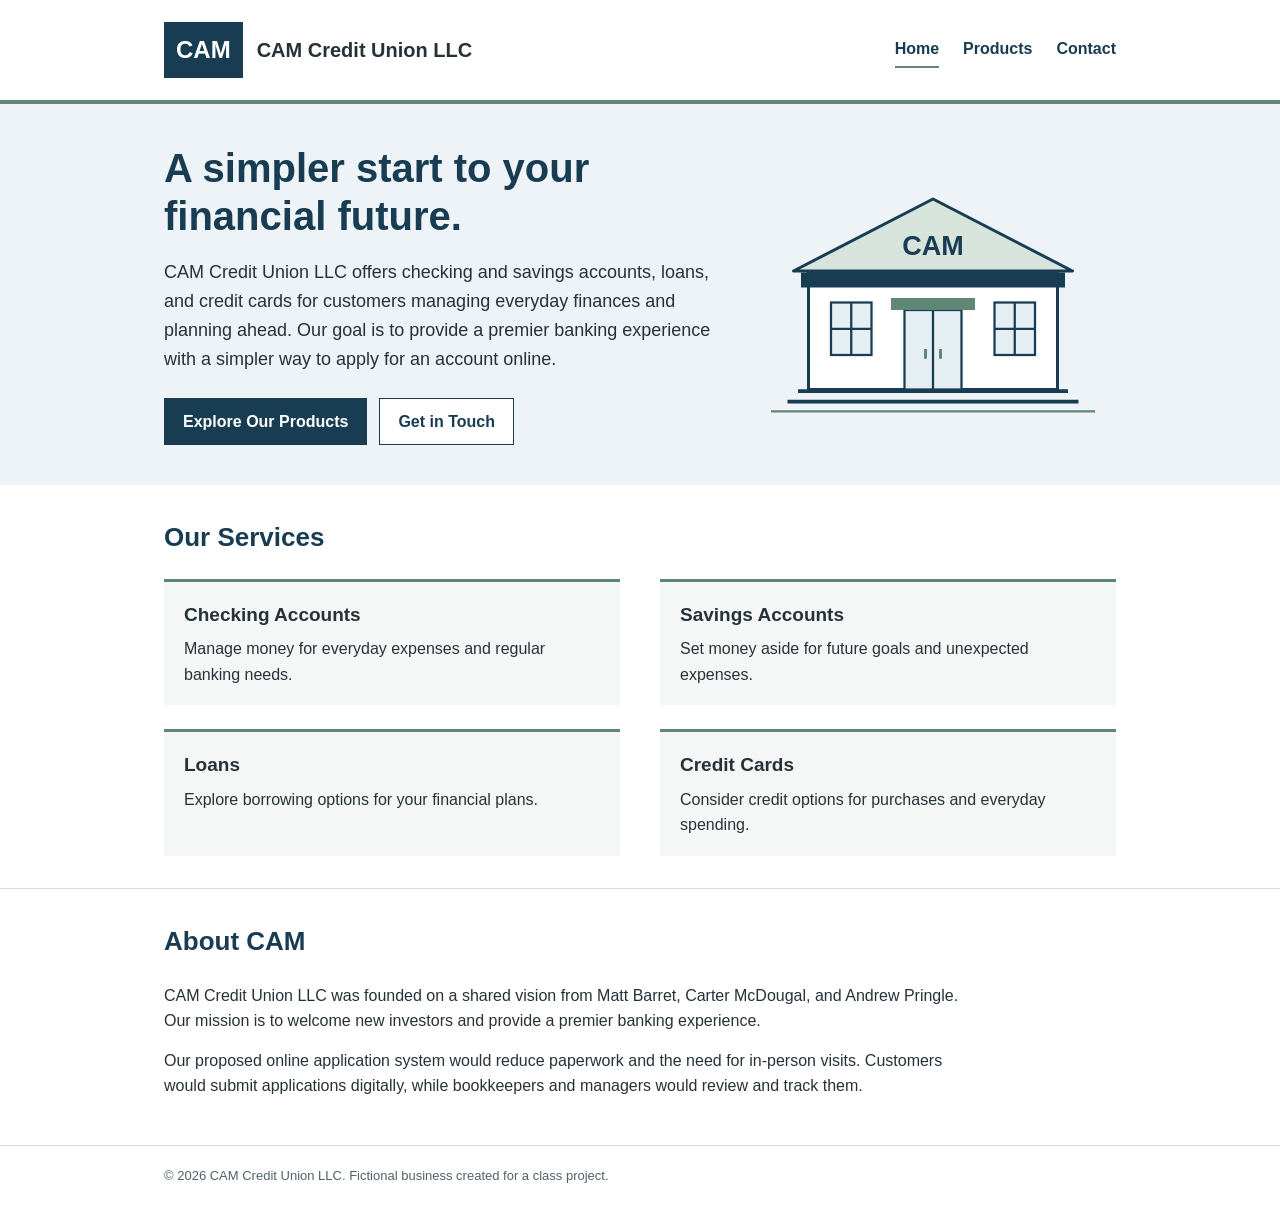
<file: index.html>
<!DOCTYPE html>
<!-- Author: CAM Credit Union LLC project team | Date: November 2, 2026 -->
<html lang="en">
<head>
  <meta charset="UTF-8">
  <meta name="viewport" content="width=device-width, initial-scale=1.0">
  <meta name="description" content="Learn about CAM Credit Union LLC, a fictional credit union created for a class project.">
  <title>CAM Credit Union LLC | Home</title>
  <link rel="stylesheet" href="styles.css">
</head>
<body>
  <header>
    <div class="container header-layout">
      <div class="brand">
        <span class="logo" aria-hidden="true">CAM</span>
        <p class="company-name">CAM Credit Union LLC</p>
      </div>
      <!-- Products and Contact link to future pages; those pages are not included. -->
      <nav aria-label="Main navigation">
        <a href="index.html" aria-current="page">Home</a>
        <a href="page2.html">Products</a>
        <a href="page3.html">Contact</a>
      </nav>
    </div>
  </header>
  <main>
    <section class="hero" aria-labelledby="welcome-heading">
      <div class="container hero-layout">
        <div>
          <h1 id="welcome-heading">A simpler start to your financial future.</h1>
          <p>CAM Credit Union LLC offers checking and savings accounts, loans, and credit cards for customers managing everyday finances and planning ahead. Our goal is to provide a premier banking experience with a simpler way to apply for an account online.</p>
          <div class="actions">
            <a class="button" href="page2.html">Explore Our Products</a>
            <a class="button secondary" href="page3.html">Get in Touch</a>
          </div>
        </div>
        <img src="cam-credit-union.svg" width="480" height="360">
      </div>
    </section>
    <section class="content" aria-labelledby="services-heading">
      <div class="container">
        <h2 id="services-heading">Our Services</h2>
        <div class="services">
          <article>
            <h3>Checking Accounts</h3>
            <p>Manage money for everyday expenses and regular banking needs.</p>
          </article>
          <article>
            <h3>Savings Accounts</h3>
            <p>Set money aside for future goals and unexpected expenses.</p>
          </article>
          <article>
            <h3>Loans</h3>
            <p>Explore borrowing options for your financial plans.</p>
          </article>
          <article>
            <h3>Credit Cards</h3>
            <p>Consider credit options for purchases and everyday spending.</p>
          </article>
        </div>
      </div>
    </section>
    <section class="content about" aria-labelledby="about-heading">
      <div class="container">
        <h2 id="about-heading">About CAM</h2>
        <p>CAM Credit Union LLC was founded on a shared vision from Matt Barret, Carter McDougal, and Andrew Pringle. Our mission is to welcome new investors and provide a premier banking experience.</p>
        <p>Our proposed online application system would reduce paperwork and the need for in-person visits. Customers would submit applications digitally, while bookkeepers and managers would review and track them.</p>
      </div>
    </section>
  </main>
  <footer>
    <div class="container">
      <p>&copy; 2026 CAM Credit Union LLC. Fictional business created for a class project.</p>
    </div>
  </footer>
</body>
</html>
</file>
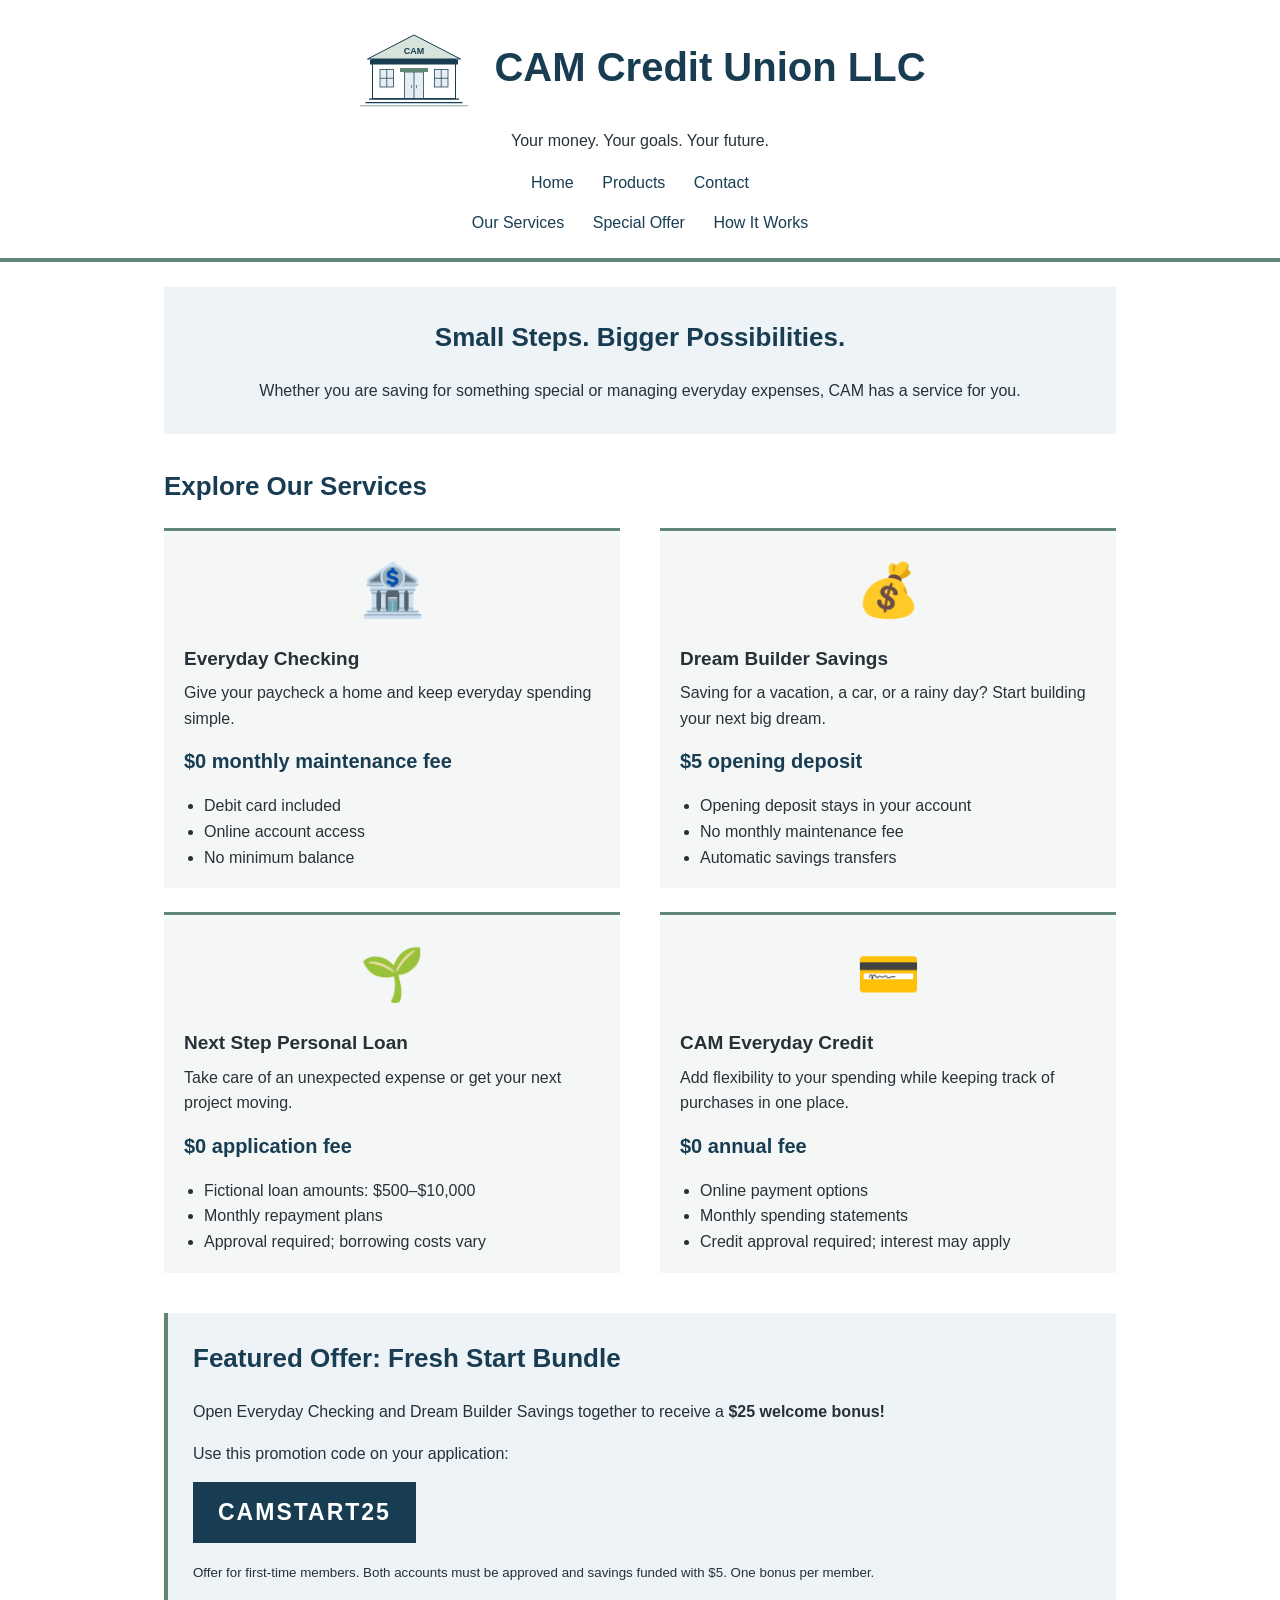
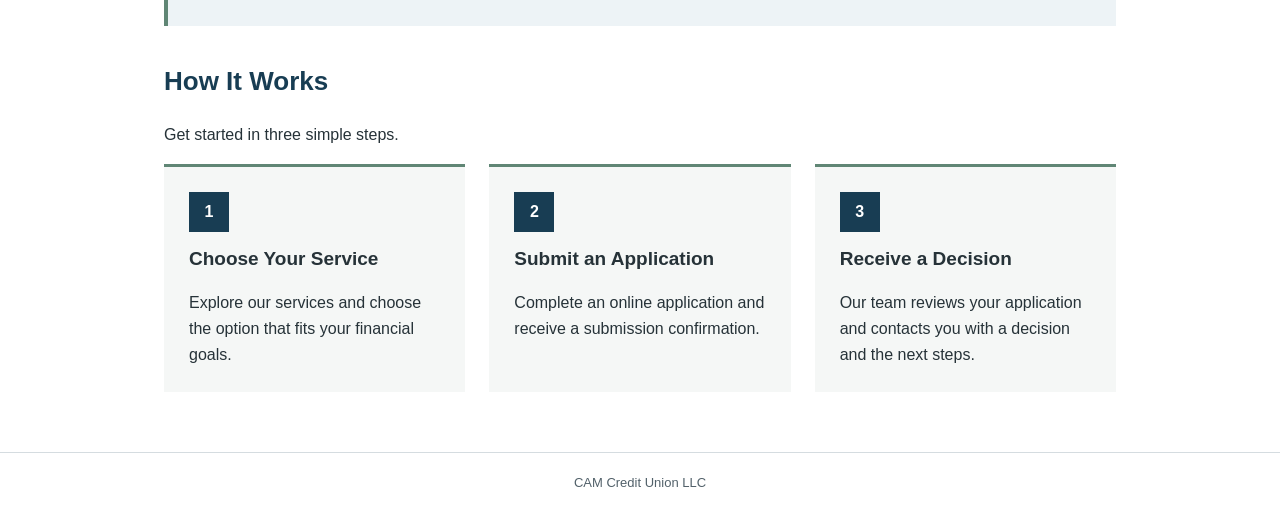
<file: page2.html>
<!DOCTYPE html>
<html lang="en">
<head>
  <meta charset="UTF-8">
  <meta name="viewport" content="width=device-width, initial-scale=1.0">
  <title>Our Services | CAM Credit Union</title>

  <style>
    * {
      box-sizing: border-box;
    }

    body {
      margin: 0;
      font-family: Arial, Helvetica, sans-serif;
      line-height: 1.6;
      color: #263238;
      background-color: #ffffff;
    }

    .container {
      max-width: 1000px;
      margin: 0 auto;
      padding: 0 24px;
    }

    header {
      padding: 22px 24px;
      border-bottom: 4px solid #608675;
      text-align: center;
    }

    .header-brand {
      display: flex;
      align-items: center;
      justify-content: center;
      flex-wrap: wrap;
      gap: 12px 20px;
    }

    .header-brand .header-logo {
      width: 120px;
      height: auto;
      margin: 0;
      flex: 0 0 auto;
    }

    .header-brand h1 {
      margin: 0;
    }

    .brand {
      display: flex;
      align-items: center;
      gap: 14px;
    }

    .logo {
      padding: 9px 12px;
      background-color: #183d53;
      color: #ffffff;
      font-size: 24px;
      font-weight: bold;
    }

    .company-name {
      margin: 0;
      font-size: 20px;
      font-weight: bold;
    }

    nav {
      margin-top: 15px;
    }

    nav a {
      display: inline-block;
      color: #183d53;
      margin: 0 12px;
      text-decoration: none;
    }

    nav a:hover {
      text-decoration: underline;
    }

    main {
      max-width: 1000px;
      margin: 0 auto;
      padding: 25px 24px;
      background-color: #ffffff;
    }

    .hero {
      padding: 40px 0;
      background-color: #edf3f6;
    }

    .hero-layout {
      display: grid;
      grid-template-columns: 3fr 2fr;
      align-items: center;
      gap: 36px;
    }

    img {
      display: block;
      width: 100%;
      max-width: 360px;
      height: auto;
      margin: 0 auto;
    }

    h1 {
      max-width: 680px;
      margin: 0 auto 18px;
      color: #183d53;
      font-size: 40px;
      line-height: 1.2;
    }

    .hero p {
      max-width: 740px;
      margin: 0;
      font-size: 18px;
    }

    .intro {
      padding: 30px 24px;
      margin-bottom: 32px;
      background-color: #edf3f6;
      text-align: center;
    }

    .intro p {
      margin-bottom: 0;
    }

    section.content {
      padding: 32px 0;
    }

    h2 {
      margin: 0 0 20px;
      color: #183d53;
      font-size: 26px;
    }

    .services {
      display: grid;
      grid-template-columns: repeat(2, 1fr);
      gap: 24px 40px;
    }

    h3 {
      margin: 0 0 6px;
      font-size: 19px;
    }

    .services article {
      padding: 18px 20px;
      border-top: 3px solid #608675;
      background-color: #f5f7f6;
    }

    .services p {
      margin: 0;
    }

    .illustration {
      font-size: 52px;
      margin-bottom: 12px;
      text-align: center;
    }

    .card-content {
      padding: 0;
    }

    .services .price {
      margin-top: 14px;
      color: #183d53;
      font-size: 20px;
      font-weight: bold;
    }

    .services ul {
      padding-left: 20px;
      margin-bottom: 0;
    }

    .about {
      border-top: 1px solid #d5dce0;
    }

    .about p {
      max-width: 820px;
      margin: 0 0 14px;
    }

    .promo {
      background-color: #edf3f6;
      border-left: 4px solid #608675;
      padding: 25px;
      margin-top: 40px;
    }

    .promo h2 {
      color: #183d53;
    }

    .promo-code {
      display: inline-block;
      background-color: #183d53;
      color: #ffffff;
      padding: 12px 25px;
      font-size: 23px;
      font-weight: bold;
      letter-spacing: 2px;
    }

    .process {
      padding: 35px 0;
    }

    .steps {
      display: grid;
      grid-template-columns: repeat(3, 1fr);
      gap: 24px;
      list-style: none;
      padding: 0;
      margin-bottom: 0;
    }

    .step {
      background-color: #f5f7f6;
      border-top: 3px solid #608675;
      padding: 25px;
    }

    .step-number {
      display: inline-block;
      background-color: #183d53;
      color: #ffffff;
      width: 40px;
      height: 40px;
      margin-bottom: 12px;
      line-height: 40px;
      text-align: center;
      font-weight: bold;
    }

    .step p {
      margin-bottom: 0;
    }

    footer {
      padding: 20px 24px;
      border-top: 1px solid #d5dce0;
      color: #52616a;
      font-size: 13px;
      text-align: center;
    }

    footer p {
      margin: 0;
    }

    @media (max-width: 600px) {
      .company-name {
        font-size: 17px;
      }

      .hero {
        padding: 32px 0;
      }

      h1 {
        font-size: 32px;
      }

      .hero p {
        font-size: 16px;
      }

      .hero-layout {
        grid-template-columns: 1fr;
        gap: 24px;
      }

      img {
        max-width: 280px;
      }

      .services,
      .steps {
        grid-template-columns: 1fr;
      }
    }
  </style>
</head>

<body>

  <!-- Business name and navigation -->
  <header>
    <div class="header-brand">
      <img class="header-logo" src="[data-uri]" alt="CAM Credit Union building logo" width="120" height="90">
      <h1>CAM Credit Union LLC</h1>
    </div>
    <p>Your money. Your goals. Your future.</p>

    <nav aria-label="Main navigation">
      <a href="index.html">Home</a>
      <a href="page2.html" aria-current="page">Products</a>
      <a href="page3.html">Contact</a>
    </nav>

    <nav aria-label="Page navigation">
      <a href="#services">Our Services</a>
      <a href="#promotion">Special Offer</a>
      <a href="#process">How It Works</a>
    </nav>
  </header>

  <main>

    <!-- Introduction -->
    <section class="intro">
      <h2>Small Steps. Bigger Possibilities.</h2>
      <p>
        Whether you are saving for something special or managing
        everyday expenses, CAM has a service for you.
      </p>
    </section>

    <!-- Catalog of four fictional services -->
    <section id="services">
      <h2>Explore Our Services</h2>

      <div class="services">

        <article class="card">
          <div class="illustration">
            <span role="img" aria-label="Bank">🏦</span>
          </div>

          <div class="card-content">
            <h3>Everyday Checking</h3>
            <p>
              Give your paycheck a home and keep everyday
              spending simple.
            </p>

            <p class="price">$0 monthly maintenance fee</p>

            <ul>
              <li>Debit card included</li>
              <li>Online account access</li>
              <li>No minimum balance</li>
            </ul>
          </div>
        </article>

        <article class="card">
          <div class="illustration">
            <span role="img" aria-label="Money bag">💰</span>
          </div>

          <div class="card-content">
            <h3>Dream Builder Savings</h3>
            <p>
              Saving for a vacation, a car, or a rainy day?
              Start building your next big dream.
            </p>

            <p class="price">$5 opening deposit</p>

            <ul>
              <li>Opening deposit stays in your account</li>
              <li>No monthly maintenance fee</li>
              <li>Automatic savings transfers</li>
            </ul>
          </div>
        </article>

        <article class="card">
          <div class="illustration">
            <span role="img" aria-label="Growing plant">🌱</span>
          </div>

          <div class="card-content">
            <h3>Next Step Personal Loan</h3>
            <p>
              Take care of an unexpected expense or get
              your next project moving.
            </p>

            <p class="price">$0 application fee</p>

            <ul>
              <li>Fictional loan amounts: $500–$10,000</li>
              <li>Monthly repayment plans</li>
              <li>Approval required; borrowing costs vary</li>
            </ul>
          </div>
        </article>

        <article class="card">
          <div class="illustration">
            <span role="img" aria-label="Credit card">💳</span>
          </div>

          <div class="card-content">
            <h3>CAM Everyday Credit</h3>
            <p>
              Add flexibility to your spending while
              keeping track of purchases in one place.
            </p>

            <p class="price">$0 annual fee</p>

            <ul>
              <li>Online payment options</li>
              <li>Monthly spending statements</li>
              <li>Credit approval required; interest may apply</li>
            </ul>
          </div>
        </article>

      </div>
    </section>

    <!-- Featured promotion -->
    <section id="promotion" class="promo">
      <h2>Featured Offer: Fresh Start Bundle</h2>

      <p>
        Open Everyday Checking and Dream Builder Savings
        together to receive a
        <strong>$25 welcome bonus!</strong>
      </p>

      <p>Use this promotion code on your application:</p>

      <div class="promo-code">CAMSTART25</div>

      <p>
        <small>
          Offer for first-time members. Both accounts must
          be approved and savings funded with $5. One bonus per member.
        </small>
      </p>
    </section>

    <!-- Three-step process -->
    <section id="process" class="process">
      <h2>How It Works</h2>
      <p>Get started in three simple steps.</p>

      <ol class="steps">

        <li class="step">
          <span class="step-number" aria-hidden="true">1</span>
          <h3>Choose Your Service</h3>
          <p>
            Explore our services and choose the option
            that fits your financial goals.
          </p>
        </li>

        <li class="step">
          <span class="step-number" aria-hidden="true">2</span>
          <h3>Submit an Application</h3>
          <p>
            Complete an online
            application and receive a submission confirmation.
          </p>
        </li>

        <li class="step">
          <span class="step-number" aria-hidden="true">3</span>
          <h3>Receive a Decision</h3>
          <p>
            Our team reviews your application and contacts
            you with a decision and the next steps.
          </p>
        </li>

      </ol>
    </section>

  </main>

  <footer>
    <p>CAM Credit Union LLC</p>
  </footer>

</body>
</html>
</file>
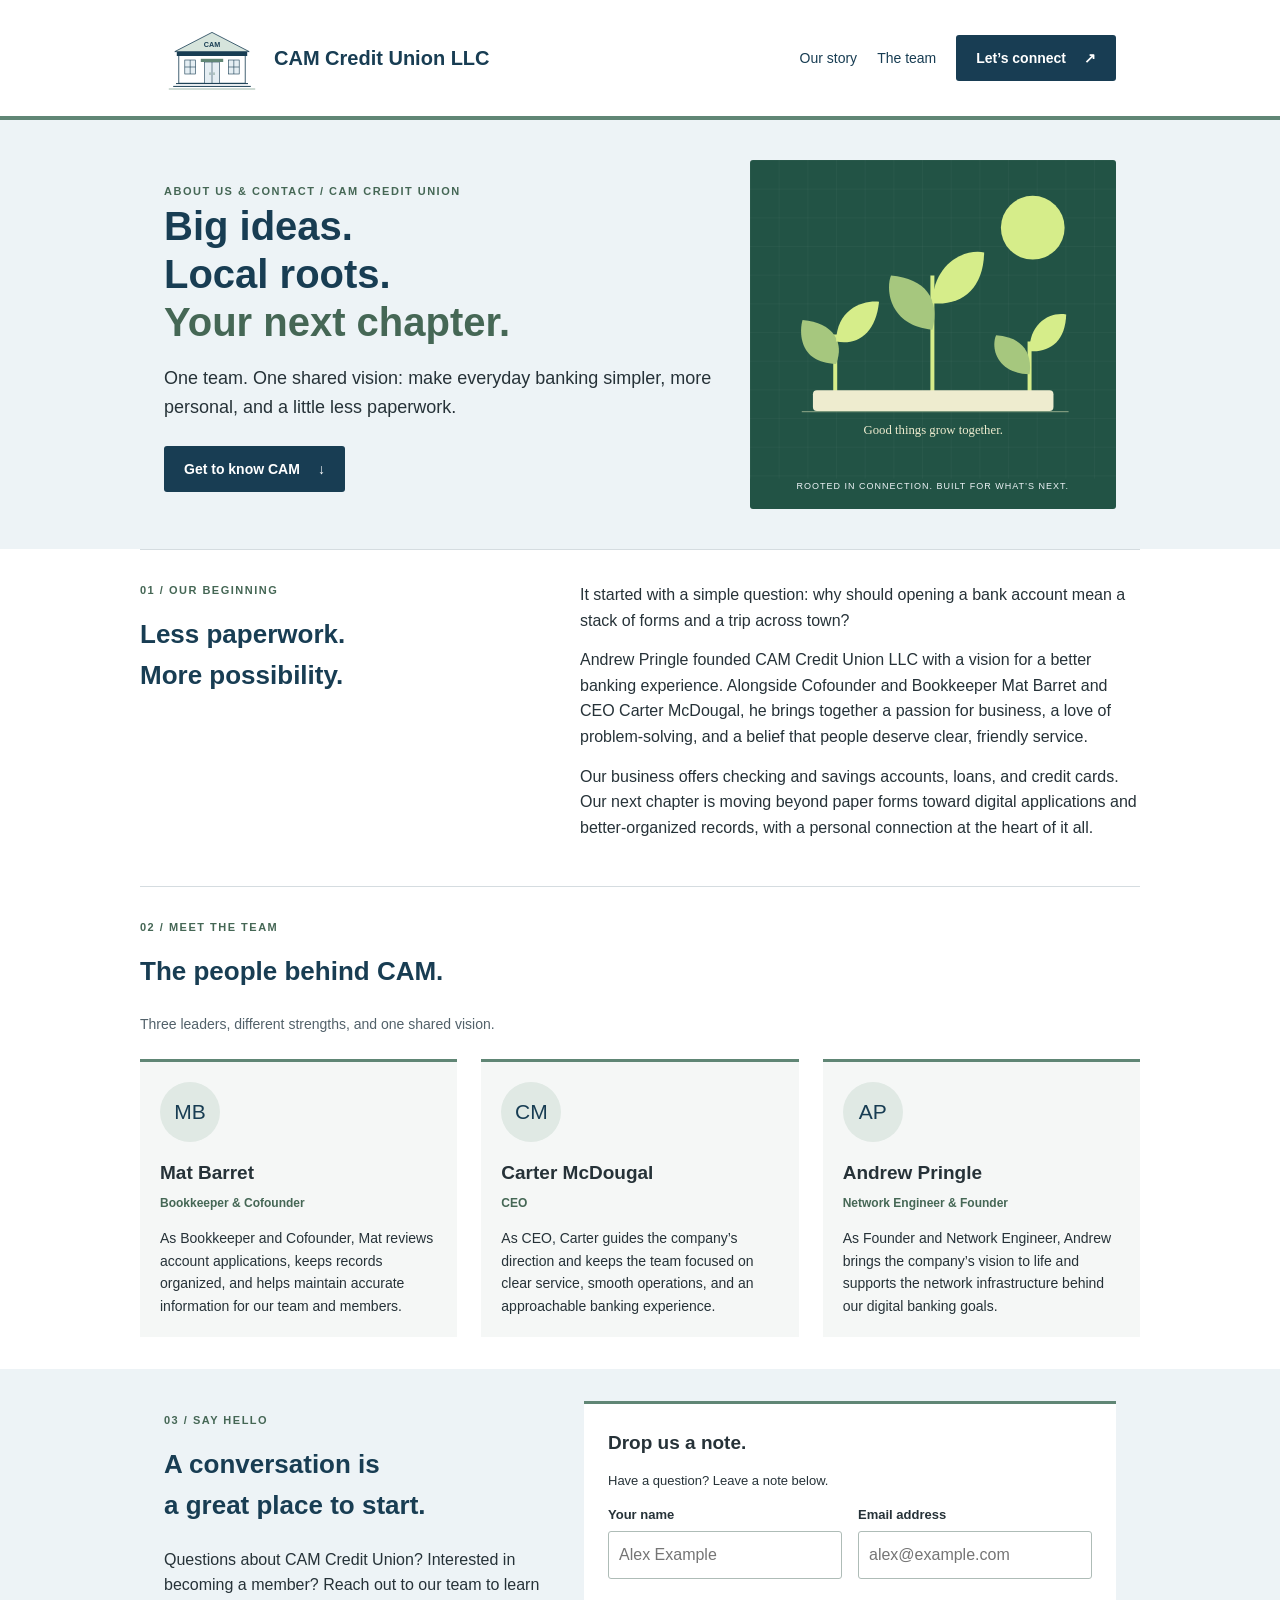
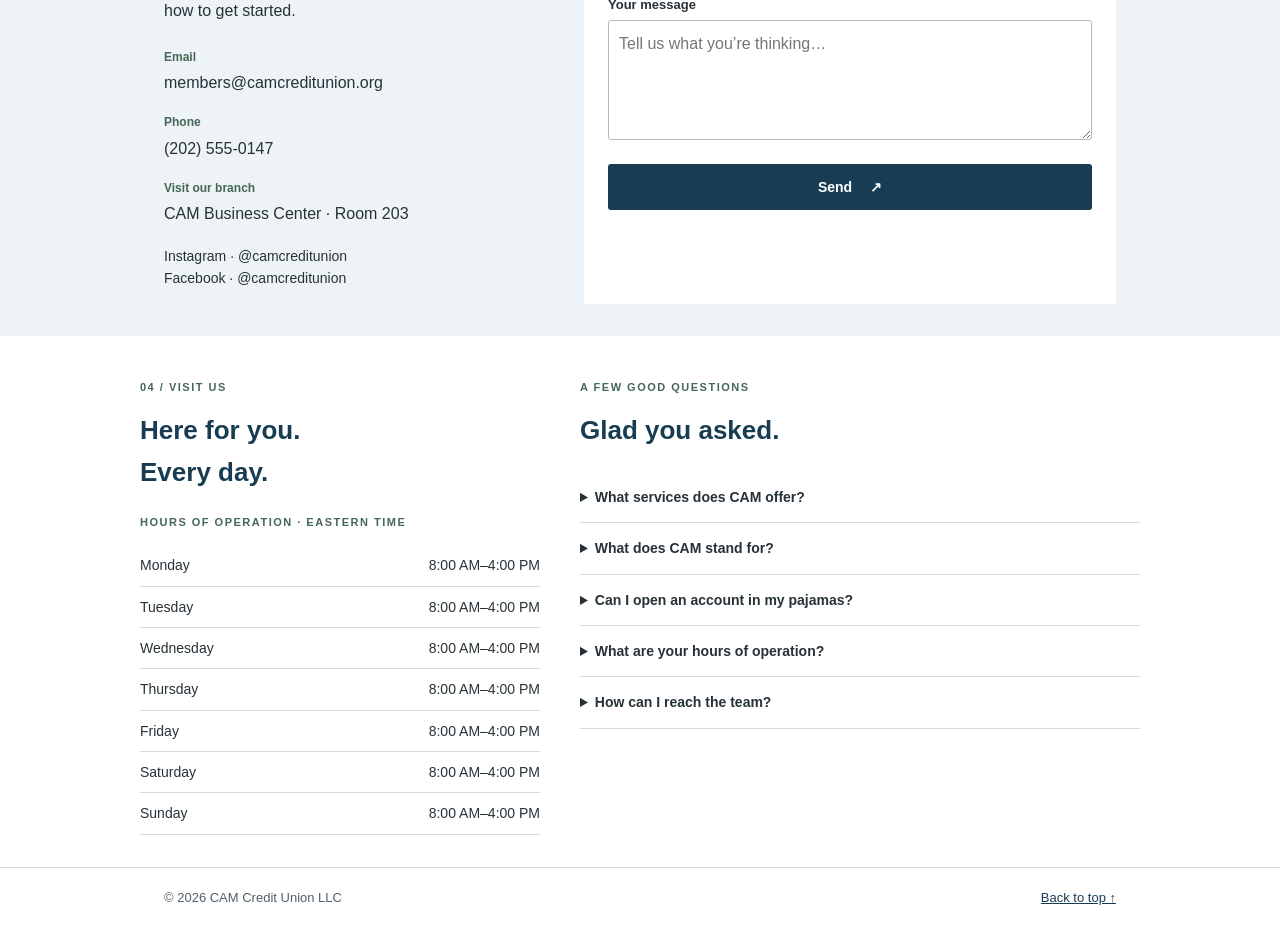
<file: Page3.html>
<!DOCTYPE html>
<html lang="en">

<head>
  <meta charset="UTF-8">
  <meta name="viewport" content="width=device-width, initial-scale=1">
  <meta name="description" content="Meet the team behind CAM Credit Union LLC and connect with our team.">
  <title>Our Story & Contact | CAM Credit Union LLC</title>
  <style>
    * {
      box-sizing: border-box;
    }

    body {
      margin: 0;
      font-family: Arial, Helvetica, sans-serif;
      line-height: 1.6;
      color: #263238;
      background-color: #ffffff;
    }

    .container {
      max-width: 1000px;
      margin: 0 auto;
      padding: 0 24px;
    }

    header {
      padding: 22px 0;
      border-bottom: 4px solid #608675;
    }

    .brand {
      display: flex;
      align-items: center;
      gap: 14px;
    }

    .brand-logo {
      display: block;
      width: 96px;
      height: 72px;
      flex-shrink: 0;
    }

    .company-name {
      margin: 0;
      font-size: 20px;
      font-weight: bold;
    }

    main {
      background-color: #ffffff;
    }

    .hero {
      padding: 40px 0;
      background-color: #edf3f6;
    }

    .hero-layout {
      display: grid;
      grid-template-columns: 3fr 2fr;
      align-items: center;
      gap: 36px;
    }

    img {
      display: block;
      width: 100%;
      max-width: 360px;
      height: auto;
      margin: 0 auto;
    }

    h1 {
      max-width: 680px;
      margin: 0 0 18px;
      color: #183d53;
      font-size: 40px;
      line-height: 1.2;
    }

    .hero p {
      max-width: 740px;
      margin: 0;
      font-size: 18px;
    }

    section.content {
      padding: 32px 0;
    }

    h2 {
      margin: 0 0 20px;
      color: #183d53;
      font-size: 26px;
    }

    .services {
      display: grid;
      grid-template-columns: repeat(2, 1fr);
      gap: 24px 40px;
    }

    h3 {
      margin: 0 0 6px;
      font-size: 19px;
    }

    .services article {
      padding: 18px 20px;
      border-top: 3px solid #608675;
      background-color: #f5f7f6;
    }

    .services p {
      margin: 0;
    }

    .about {
      border-top: 1px solid #d5dce0;
    }

    .about p {
      max-width: 820px;
      margin: 0 0 14px;
    }

    footer {
      padding: 20px 0;
      border-top: 1px solid #d5dce0;
      color: #52616a;
      font-size: 13px;
    }

    footer p {
      margin: 0;
    }

    /* About and contact page components */
    a {
      color: #183d53;
    }

    nav {
      display: flex;
      align-items: center;
      justify-content: space-between;
      gap: 24px;
    }

    .brand {
      text-decoration: none;
    }

    .navlinks {
      display: flex;
      align-items: center;
      gap: 20px;
      font-size: 14px;
    }

    .navlinks a {
      text-decoration: none;
    }

    .navlinks a:hover {
      text-decoration: underline;
    }

    .brand small {
      display: none;
    }

    .brand strong {
      font-size: 20px;
    }

    .button {
      display: inline-flex;
      justify-content: center;
      align-items: center;
      gap: 18px;
      border: 0;
      border-radius: 3px;
      background: #183d53;
      color: white;
      padding: 12px 20px;
      text-decoration: none;
      font-size: 14px;
      font-weight: bold;
      cursor: pointer;
    }

    button,
    input,
    textarea {
      font: inherit;
    }

    .eyebrow {
      font-size: 11px !important;
      letter-spacing: 1.5px;
      text-transform: uppercase;
      font-weight: bold;
      margin-bottom: 14px !important;
      color: #456755;
    }

    h1 em {
      font-style: normal;
      color: #456755;
    }

    .hero .intro {
      margin: 0 0 24px;
    }

    .hero-art {
      background: #225345;
      position: relative;
      border-radius: 3px;
      overflow: hidden;
    }

    .hero-art svg {
      display: block;
      width: 100%;
      height: auto;
    }

    .art-caption {
      display: block;
      color: #edf3f6;
      text-align: center;
      font-size: 9px;
      padding: 0 10px 16px;
      letter-spacing: 1px;
    }

    .story,
    .contact-grid,
    .visit {
      display: grid;
      grid-template-columns: 1fr 1.4fr;
      gap: 40px;
    }

    .story-copy p {
      margin: 0 0 14px;
    }

    .section-top {
      margin-bottom: 24px;
    }

    .section-note {
      color: #52616a;
      font-size: 14px;
    }

    .team {
      display: grid;
      grid-template-columns: repeat(3, 1fr);
      gap: 24px;
    }

    .person {
      padding: 20px;
      border-top: 3px solid #608675;
      background: #f5f7f6;
    }

    .avatar {
      width: 60px;
      height: 60px;
      display: grid;
      place-items: center;
      background: #e0e9e4;
      color: #183d53;
      border-radius: 50%;
      font-size: 21px;
      margin-bottom: 16px;
    }

    .role {
      color: #456755;
      font-weight: bold;
      font-size: 12px;
    }

    .person p:last-child {
      font-size: 14px;
      margin-bottom: 0;
    }

    .contact-band {
      background: #edf3f6;
      padding: 32px 0;
    }

    .contact-intro {
      margin-bottom: 24px;
    }

    .contact-list {
      margin: 0;
    }

    .contact-list div {
      margin: 0 0 18px;
    }

    dt {
      font-size: 12px;
      font-weight: bold;
      color: #456755;
    }

    dd {
      margin: 3px 0 0;
    }

    .social {
      font-size: 14px;
    }

    .form {
      background: white;
      padding: 24px;
      border-top: 3px solid #608675;
    }

    .form>p {
      font-size: 13px;
    }

    .fields {
      display: grid;
      grid-template-columns: 1fr 1fr;
      gap: 16px;
    }

    .field {
      margin-bottom: 16px;
    }

    label {
      display: block;
      font-size: 13px;
      font-weight: bold;
      margin-bottom: 5px;
    }

    input,
    textarea {
      width: 100%;
      padding: 10px;
      border: 1px solid #aebcb7;
      border-radius: 3px;
      background: white;
      color: #263238;
    }

    textarea {
      min-height: 120px;
      resize: vertical;
    }

    .form button {
      width: 100%;
    }

    .notice {
      font-size: 12px !important;
      color: #52616a;
    }

    .status {
      padding: 12px;
      background: #edf3f6;
    }

    .hours {
      width: 100%;
      border-collapse: collapse;
      font-size: 14px;
    }

    .hours caption {
      text-align: left;
    }

    .hours th,
    .hours td {
      padding: 9px 0;
      border-bottom: 1px solid #d5dce0;
    }

    .hours th {
      text-align: left;
      font-weight: normal;
    }

    .hours td {
      text-align: right;
    }

    .faq details {
      border-bottom: 1px solid #d5dce0;
      padding: 14px 0;
    }

    .faq summary {
      cursor: pointer;
      font-size: 14px;
      font-weight: bold;
    }

    .faq details p {
      font-size: 14px;
      margin: 12px 0 0;
    }

    footer .container {
      display: flex;
      justify-content: space-between;
      gap: 24px;
    }

    :focus-visible {
      outline: 3px solid #608675;
      outline-offset: 3px;
    }

    .skip {
      position: absolute;
      top: -80px;
      left: 10px;
      background: white;
      padding: 10px;
    }

    .skip:focus {
      top: 10px;
    }

    @media (max-width: 600px) {
      .company-name {
        font-size: 17px;
      }

      .hero {
        padding: 32px 0;
      }

      h1 {
        font-size: 32px;
      }

      .hero p {
        font-size: 16px;
      }

      .hero-layout {
        grid-template-columns: 1fr;
        gap: 24px;
      }

      img {
        max-width: 280px;
      }

      .services {
        grid-template-columns: 1fr;
      }

      nav {
        flex-wrap: wrap;
        gap: 16px;
      }

      .navlinks {
        gap: 16px;
      }

      .navlinks .button {
        padding: 8px 12px;
      }

      .hero-art {
        max-width: 320px;
        margin: auto;
      }

      .story,
      .contact-grid,
      .visit,
      .team,
      .fields {
        grid-template-columns: 1fr;
        gap: 24px;
      }

      .fields {
        gap: 0;
      }

      footer .container {
        display: block;
      }

      footer span {
        display: block;
        margin: 5px 0;
      }
    }

    /* Header typography */
    .brand small {
      display: block;
      font-size: 11px;
      letter-spacing: 1px;
    }

    .brand strong {
      display: block;
      line-height: 1.2;
    }
  </style>
</head>

<body>
  <a class="skip" href="#main">Skip to content</a>
  <header>
    <nav class="container" aria-label="Main navigation"><a href="page3.html" class="brand"
        aria-label="CAM Credit Union About page"><svg class="brand-logo" aria-hidden="true" focusable="false"
          xmlns="http://www.w3.org/2000/svg" width="480" height="360" viewBox="0 0 480 360">
          <title>CAM Credit Union building</title>
          <rect x="74" y="150" width="332" height="156" fill="#ffffff" stroke="#183d53" stroke-width="4" />
          <path d="M54 148 240 52 426 148Z" fill="#d6e4dc" stroke="#183d53" stroke-width="4" stroke-linejoin="round" />
          <text x="240" y="126" font-family="Arial, Helvetica, sans-serif" font-weight="bold" font-size="36"
            text-anchor="middle" fill="#183d53">CAM</text>
          <rect x="64" y="150" width="352" height="20" fill="#183d53" />
          <rect x="104" y="190" width="54" height="70" fill="#e5eef3" stroke="#183d53" stroke-width="3" />
          <path d="M131 190V260M104 225H158" stroke="#183d53" stroke-width="3" />
          <rect x="322" y="190" width="54" height="70" fill="#e5eef3" stroke="#183d53" stroke-width="3" />
          <path d="M349 190V260M322 225H376" stroke="#183d53" stroke-width="3" />
          <rect x="202" y="200" width="76" height="106" fill="#e5eef3" stroke="#183d53" stroke-width="3" />
          <path d="M240 200V306" stroke="#183d53" stroke-width="3" />
          <path d="M230 252V265M250 252V265" stroke="#608675" stroke-width="4" />
          <rect x="184" y="184" width="112" height="16" fill="#608675" />
          <path d="M60 308H420M46 322H434" stroke="#183d53" stroke-width="5" />
          <path d="M24 335H456" stroke="#608675" stroke-width="3" />
        </svg><span class="company-name">CAM Credit Union LLC</span></a>
      <div class="navlinks"><a href="#story">Our story</a><a href="#team">The team</a><a class="button"
          href="#contact">Let’s connect <span aria-hidden="true">↗</span></a></div>
    </nav>
  </header>
  <main id="main">
    <section class="hero" aria-labelledby="hero-title">
      <div class="container hero-layout">
        <div><span class="eyebrow">About us & contact / CAM Credit Union</span>
          <h1 id="hero-title">Big ideas.<br>Local roots.<br><em>Your next chapter.</em></h1>
          <p class="intro">One team. One shared vision: make everyday banking simpler, more personal, and a little less
            paperwork.</p><a href="#story" class="button">Get to know CAM <span aria-hidden="true">↓</span></a>
        </div>
        <div class="hero-art"><svg viewBox="0 0 460 400" role="img"
            aria-label="Illustration of three plants growing from a shared foundation">
            <defs>
              <pattern id="grid" width="36" height="36" patternUnits="userSpaceOnUse">
                <path d="M 36 0 L 0 0 0 36" fill="none" stroke="#ffffff" stroke-opacity=".07" />
              </pattern>
            </defs>
            <rect width="460" height="400" fill="url(#grid)" />
            <circle cx="355" cy="85" r="40" fill="#d6ed8a" />
            <path d="M65 316H400" stroke="#adbf9a" />
            <path d="M107 315V219M229 315V145M351 315V228" stroke="#d6ed8a" stroke-width="5" />
            <path d="M108 256C60 255 62 214 66 201C105 204 119 230 108 256Z" fill="#a6c77e" />
            <path d="M108 228C109 186 143 176 162 178C158 218 135 233 108 228Z" fill="#d6ed8a" />
            <path d="M229 213C175 208 170 163 177 145C220 149 239 174 229 213Z" fill="#a6c77e" />
            <path d="M229 180C230 130 269 111 294 116C293 161 267 183 229 180Z" fill="#d6ed8a" />
            <path d="M351 269C310 268 302 236 309 220C340 222 355 240 351 269Z" fill="#a6c77e" />
            <path d="M351 240C350 205 377 190 397 194C396 228 376 242 351 240Z" fill="#d6ed8a" />
            <rect x="79" y="289" width="302" height="26" rx="5" fill="#eeeccf" /><text x="230" y="344"
              text-anchor="middle" font-family="Georgia,serif" font-size="16" fill="#eeeccf">Good things grow
              together.</text>
          </svg><span class="art-caption">ROOTED IN CONNECTION. BUILT FOR WHAT’S NEXT.</span></div>
      </div>
    </section>
    <section id="story" class="container content story about" aria-labelledby="story-title">
      <div>
        <p class="eyebrow">01 / Our beginning</p>
        <h2 id="story-title">Less paperwork.<br>More possibility.</h2>
      </div>
      <div class="story-copy">
        <p>It started with a simple question: why should opening a bank account mean a stack of forms and a trip across
          town?</p>
        <p>Andrew Pringle founded CAM Credit Union LLC with a vision for a better banking experience. Alongside
          Cofounder and Bookkeeper Mat Barret and CEO Carter McDougal, he brings together a passion for business, a love
          of problem-solving, and a belief that people deserve clear, friendly service.</p>
        <p>Our business offers checking and savings accounts, loans, and credit cards. Our next chapter is moving beyond
          paper forms toward digital applications and better-organized records, with a personal connection at the heart
          of it all.</p>
      </div>
    </section>
    <section id="team" class="container content team-section about" aria-labelledby="team-title">
      <div class="section-top">
        <div>
          <p class="eyebrow">02 / Meet the team</p>
          <h2 id="team-title">The people behind CAM.</h2>
        </div>
        <p class="section-note">Three leaders, different strengths, and one shared vision.</p>
      </div>
      <div class="team">
        <article class="person">
          <div class="avatar" aria-hidden="true">MB</div>
          <h3>Mat Barret</h3>
          <p class="role">Bookkeeper & Cofounder</p>
          <p>As Bookkeeper and Cofounder, Mat reviews account applications, keeps records organized, and helps maintain
            accurate information for our team and members.</p>
        </article>
        <article class="person">
          <div class="avatar" aria-hidden="true">CM</div>
          <h3>Carter McDougal</h3>
          <p class="role">CEO</p>
          <p>As CEO, Carter guides the company’s direction and keeps the team focused on clear service, smooth
            operations, and an approachable banking experience.</p>
        </article>
        <article class="person">
          <div class="avatar" aria-hidden="true">AP</div>
          <h3>Andrew Pringle</h3>
          <p class="role">Network Engineer & Founder</p>
          <p>As Founder and Network Engineer, Andrew brings the company’s vision to life and supports the network
            infrastructure behind our digital banking goals.</p>
        </article>
      </div>
    </section>
    <section id="contact" class="contact-band" aria-labelledby="contact-title">
      <div class="container contact-grid">
        <div>
          <p class="eyebrow">03 / Say hello</p>
          <h2 id="contact-title">A conversation is<br>a great place to start.</h2>
          <p class="contact-intro">Questions about CAM Credit Union? Interested in becoming a member? Reach out to our
            team to learn how to get started.</p>
          <dl class="contact-list">
            <div>
              <dt>Email</dt>
              <dd>members@camcreditunion.org</dd>
            </div>
            <div>
              <dt>Phone</dt>
              <dd>(202) 555-0147</dd>
            </div>
            <div>
              <dt>Visit our branch</dt>
              <dd>CAM Business Center · Room 203</dd>
            </div>
          </dl>
          <p class="social">Instagram · @camcreditunion<br>Facebook · @camcreditunion</p>
        </div>
        <form class="form" id="contact-form">
          <h3>Drop us a note.</h3>
          <p>Have a question? Leave a note below.</p>
          <div class="fields">
            <div class="field"><label for="name">Your name</label><input id="name" name="name" autocomplete="off"
                maxlength="80" placeholder="Alex Example" required></div>
            <div class="field"><label for="email">Email address</label><input id="email" name="email" type="email"
                autocomplete="off" maxlength="120" placeholder="alex@example.com" required></div>
          </div>
          <div class="field"><label for="message">Your message</label><textarea id="message" name="message"
              maxlength="1500" placeholder="Tell us what you’re thinking…" required></textarea></div><button
            class="button" type="submit">Send <span aria-hidden="true">↗</span></button>
          <p id="form-status" class="status" role="status" hidden></p>
        </form>
      </div>
    </section>
    <section class="container content visit" aria-label="Hours and frequently asked questions">
      <div>
        <p class="eyebrow">04 / Visit us</p>
        <h2>Here for you.<br>Every day.</h2>
        <table class="hours">
          <caption class="eyebrow" style="text-align:left;margin-bottom:12px">Hours of operation · Eastern Time
          </caption>
          <tbody>
            <tr>
              <th scope="row">Monday</th>
              <td>8:00 AM–4:00 PM</td>
            </tr>
            <tr>
              <th scope="row">Tuesday</th>
              <td>8:00 AM–4:00 PM</td>
            </tr>
            <tr>
              <th scope="row">Wednesday</th>
              <td>8:00 AM–4:00 PM</td>
            </tr>
            <tr>
              <th scope="row">Thursday</th>
              <td>8:00 AM–4:00 PM</td>
            </tr>
            <tr>
              <th scope="row">Friday</th>
              <td>8:00 AM–4:00 PM</td>
            </tr>
            <tr>
              <th scope="row">Saturday</th>
              <td>8:00 AM–4:00 PM</td>
            </tr>
            <tr>
              <th scope="row">Sunday</th>
              <td>8:00 AM–4:00 PM</td>
            </tr>
          </tbody>
        </table>
      </div>
      <div class="faq">
        <p class="eyebrow">A few good questions</p>
        <h2>Glad you asked.</h2>
        <details>
          <summary>What services does CAM offer?</summary>
          <p>Our services include checking and savings accounts, loans, and credit cards. Contact our team with
            questions about our services.</p>
        </details>
        <details>
          <summary>What does CAM stand for?</summary>
          <p>Our team’s first initials: Carter, Andrew, and Mat. Three different perspectives, brought together in one
            name.</p>
        </details>
        <details>
          <summary>Can I open an account in my pajamas?</summary>
          <p>That’s the goal! We are working toward digital applications to make getting started from home easier. This
            contact page does not accept account applications.</p>
        </details>
        <details>
          <summary>What are your hours of operation?</summary>
          <p>We are open every day from 8:00 AM to 4:00 PM Eastern Time.</p>
        </details>
        <details>
          <summary>How can I reach the team?</summary>
          <p>You can email our team at <a href="mailto:members@camcreditunion.org">members@camcreditunion.org</a> with
            questions about CAM Credit Union and our services.</p>
        </details>
      </div>
    </section>
  </main>
  <footer>
    <div class="container"><span>© 2026 CAM Credit Union LLC</span><span><a href="#main">Back to top ↑</a></span></div>
  </footer>
  <script>
    'use strict';
    const form = document.getElementById('contact-form');
    form.addEventListener('submit', function (event) {event.preventDefault(); if (!form.reportValidity()) return; const status = document.getElementById('form-status'); status.textContent = 'Your message passed validation. This is a preview only; nothing was sent or saved.'; status.hidden = false; form.reset();});
  </script>
</body>

</html>
</file>
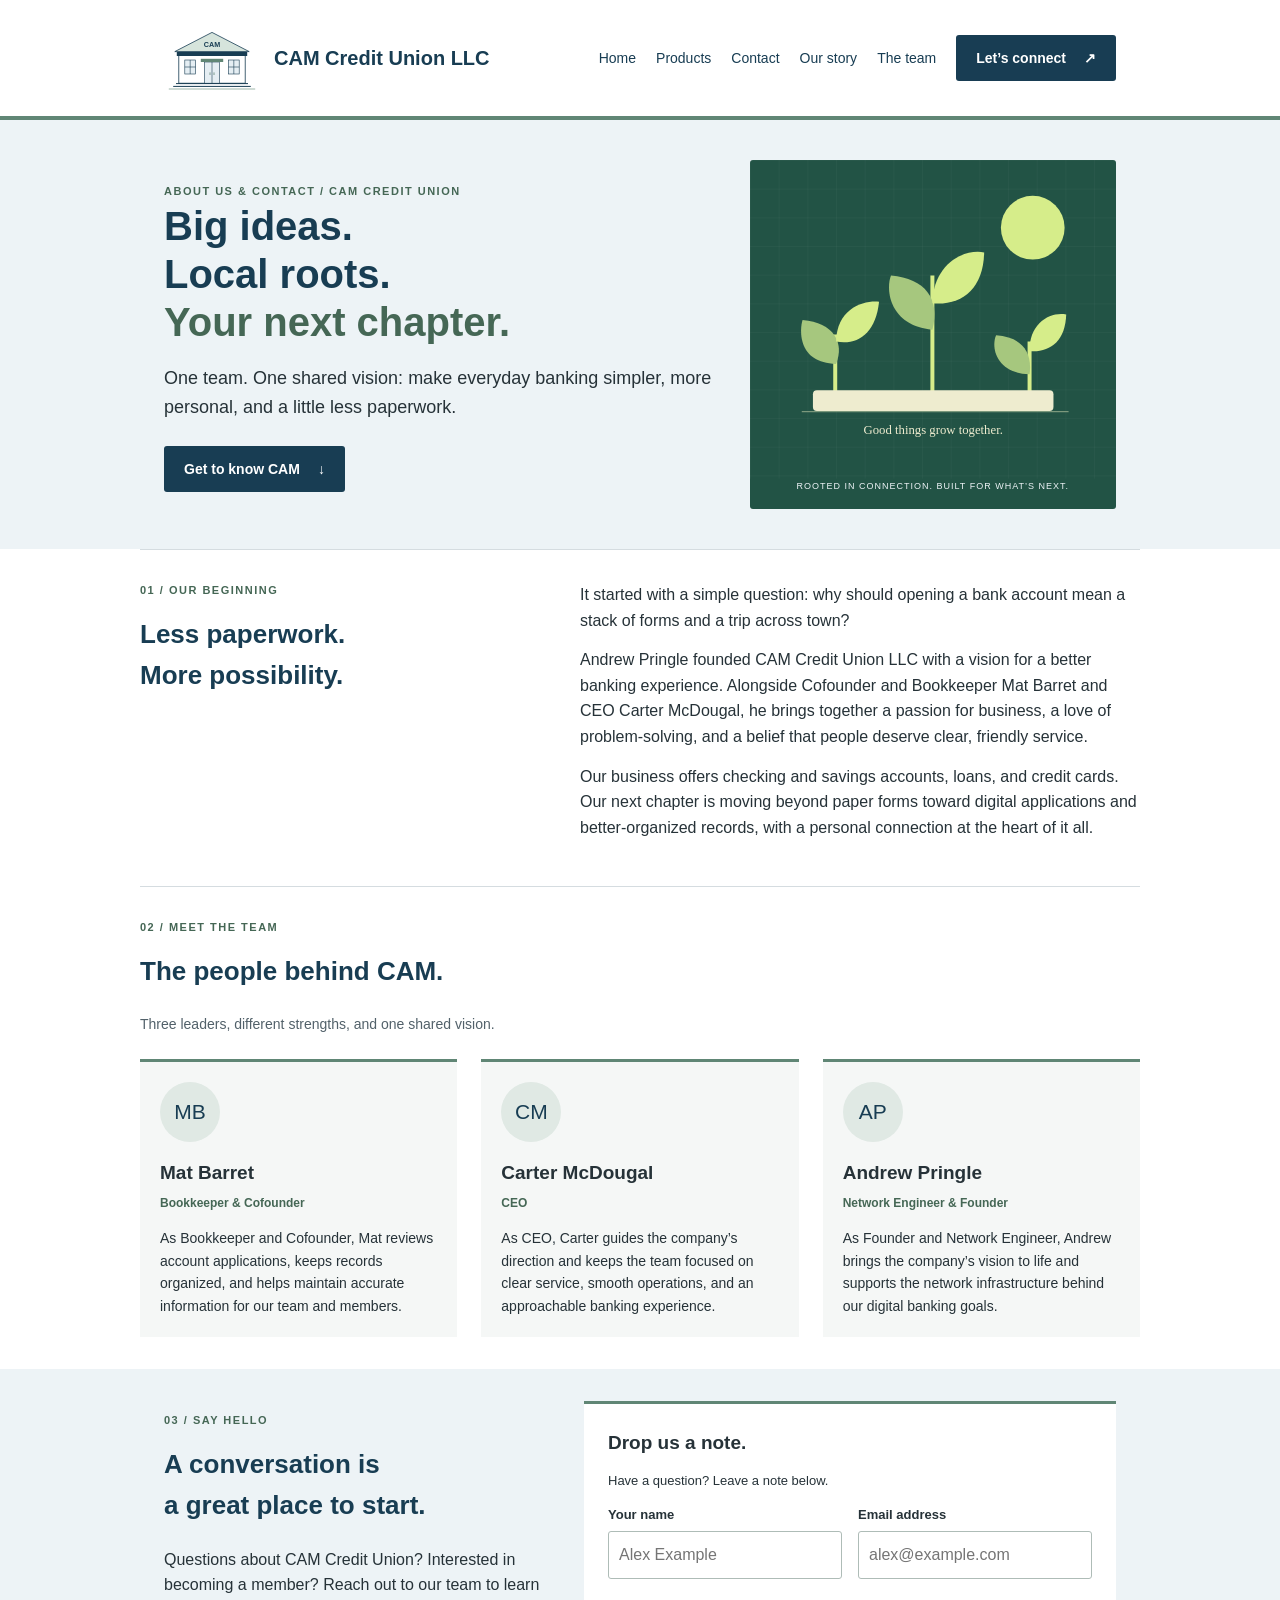
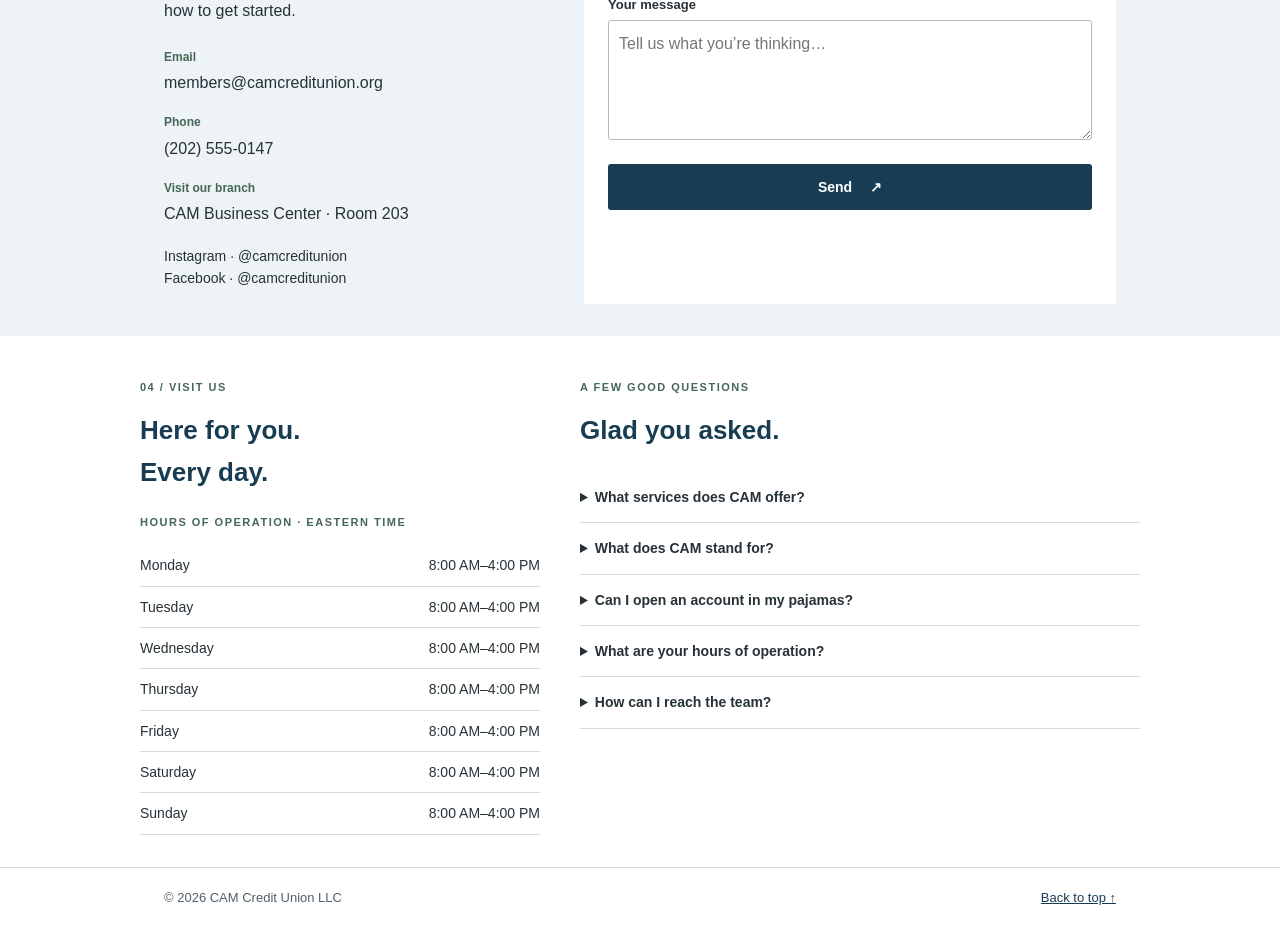
<file: page3.html>
<!DOCTYPE html>
<html lang="en">

<head>
  <meta charset="UTF-8">
  <meta name="viewport" content="width=device-width, initial-scale=1">
  <meta name="description" content="Meet the team behind CAM Credit Union LLC and connect with our team.">
  <title>Our Story & Contact | CAM Credit Union LLC</title>
  <style>
    * {
      box-sizing: border-box;
    }

    body {
      margin: 0;
      font-family: Arial, Helvetica, sans-serif;
      line-height: 1.6;
      color: #263238;
      background-color: #ffffff;
    }

    .container {
      max-width: 1000px;
      margin: 0 auto;
      padding: 0 24px;
    }

    header {
      padding: 22px 0;
      border-bottom: 4px solid #608675;
    }

    .brand {
      display: flex;
      align-items: center;
      gap: 14px;
    }

    .brand-logo {
      display: block;
      width: 96px;
      height: 72px;
      flex-shrink: 0;
    }

    .company-name {
      margin: 0;
      font-size: 20px;
      font-weight: bold;
    }

    main {
      background-color: #ffffff;
    }

    .hero {
      padding: 40px 0;
      background-color: #edf3f6;
    }

    .hero-layout {
      display: grid;
      grid-template-columns: 3fr 2fr;
      align-items: center;
      gap: 36px;
    }

    img {
      display: block;
      width: 100%;
      max-width: 360px;
      height: auto;
      margin: 0 auto;
    }

    h1 {
      max-width: 680px;
      margin: 0 0 18px;
      color: #183d53;
      font-size: 40px;
      line-height: 1.2;
    }

    .hero p {
      max-width: 740px;
      margin: 0;
      font-size: 18px;
    }

    section.content {
      padding: 32px 0;
    }

    h2 {
      margin: 0 0 20px;
      color: #183d53;
      font-size: 26px;
    }

    .services {
      display: grid;
      grid-template-columns: repeat(2, 1fr);
      gap: 24px 40px;
    }

    h3 {
      margin: 0 0 6px;
      font-size: 19px;
    }

    .services article {
      padding: 18px 20px;
      border-top: 3px solid #608675;
      background-color: #f5f7f6;
    }

    .services p {
      margin: 0;
    }

    .about {
      border-top: 1px solid #d5dce0;
    }

    .about p {
      max-width: 820px;
      margin: 0 0 14px;
    }

    footer {
      padding: 20px 0;
      border-top: 1px solid #d5dce0;
      color: #52616a;
      font-size: 13px;
    }

    footer p {
      margin: 0;
    }

    /* About and contact page components */
    a {
      color: #183d53;
    }

    nav {
      display: flex;
      align-items: center;
      justify-content: space-between;
      gap: 24px;
    }

    .brand {
      text-decoration: none;
    }

    .navlinks {
      display: flex;
      flex-wrap: wrap;
      align-items: center;
      gap: 20px;
      font-size: 14px;
    }

    .navlinks a {
      text-decoration: none;
    }

    .navlinks a:hover {
      text-decoration: underline;
    }

    .brand small {
      display: none;
    }

    .brand strong {
      font-size: 20px;
    }

    .button {
      display: inline-flex;
      justify-content: center;
      align-items: center;
      gap: 18px;
      border: 0;
      border-radius: 3px;
      background: #183d53;
      color: white;
      padding: 12px 20px;
      text-decoration: none;
      font-size: 14px;
      font-weight: bold;
      cursor: pointer;
    }

    button,
    input,
    textarea {
      font: inherit;
    }

    .eyebrow {
      font-size: 11px !important;
      letter-spacing: 1.5px;
      text-transform: uppercase;
      font-weight: bold;
      margin-bottom: 14px !important;
      color: #456755;
    }

    h1 em {
      font-style: normal;
      color: #456755;
    }

    .hero .intro {
      margin: 0 0 24px;
    }

    .hero-art {
      background: #225345;
      position: relative;
      border-radius: 3px;
      overflow: hidden;
    }

    .hero-art svg {
      display: block;
      width: 100%;
      height: auto;
    }

    .art-caption {
      display: block;
      color: #edf3f6;
      text-align: center;
      font-size: 9px;
      padding: 0 10px 16px;
      letter-spacing: 1px;
    }

    .story,
    .contact-grid,
    .visit {
      display: grid;
      grid-template-columns: 1fr 1.4fr;
      gap: 40px;
    }

    .story-copy p {
      margin: 0 0 14px;
    }

    .section-top {
      margin-bottom: 24px;
    }

    .section-note {
      color: #52616a;
      font-size: 14px;
    }

    .team {
      display: grid;
      grid-template-columns: repeat(3, 1fr);
      gap: 24px;
    }

    .person {
      padding: 20px;
      border-top: 3px solid #608675;
      background: #f5f7f6;
    }

    .avatar {
      width: 60px;
      height: 60px;
      display: grid;
      place-items: center;
      background: #e0e9e4;
      color: #183d53;
      border-radius: 50%;
      font-size: 21px;
      margin-bottom: 16px;
    }

    .role {
      color: #456755;
      font-weight: bold;
      font-size: 12px;
    }

    .person p:last-child {
      font-size: 14px;
      margin-bottom: 0;
    }

    .contact-band {
      background: #edf3f6;
      padding: 32px 0;
    }

    .contact-intro {
      margin-bottom: 24px;
    }

    .contact-list {
      margin: 0;
    }

    .contact-list div {
      margin: 0 0 18px;
    }

    dt {
      font-size: 12px;
      font-weight: bold;
      color: #456755;
    }

    dd {
      margin: 3px 0 0;
    }

    .social {
      font-size: 14px;
    }

    .form {
      background: white;
      padding: 24px;
      border-top: 3px solid #608675;
    }

    .form>p {
      font-size: 13px;
    }

    .fields {
      display: grid;
      grid-template-columns: 1fr 1fr;
      gap: 16px;
    }

    .field {
      margin-bottom: 16px;
    }

    label {
      display: block;
      font-size: 13px;
      font-weight: bold;
      margin-bottom: 5px;
    }

    input,
    textarea {
      width: 100%;
      padding: 10px;
      border: 1px solid #aebcb7;
      border-radius: 3px;
      background: white;
      color: #263238;
    }

    textarea {
      min-height: 120px;
      resize: vertical;
    }

    .form button {
      width: 100%;
    }

    .notice {
      font-size: 12px !important;
      color: #52616a;
    }

    .status {
      padding: 12px;
      background: #edf3f6;
    }

    .hours {
      width: 100%;
      border-collapse: collapse;
      font-size: 14px;
    }

    .hours caption {
      text-align: left;
    }

    .hours th,
    .hours td {
      padding: 9px 0;
      border-bottom: 1px solid #d5dce0;
    }

    .hours th {
      text-align: left;
      font-weight: normal;
    }

    .hours td {
      text-align: right;
    }

    .faq details {
      border-bottom: 1px solid #d5dce0;
      padding: 14px 0;
    }

    .faq summary {
      cursor: pointer;
      font-size: 14px;
      font-weight: bold;
    }

    .faq details p {
      font-size: 14px;
      margin: 12px 0 0;
    }

    footer .container {
      display: flex;
      justify-content: space-between;
      gap: 24px;
    }

    :focus-visible {
      outline: 3px solid #608675;
      outline-offset: 3px;
    }

    .skip {
      position: absolute;
      top: -80px;
      left: 10px;
      background: white;
      padding: 10px;
    }

    .skip:focus {
      top: 10px;
    }

    @media (max-width: 600px) {
      .company-name {
        font-size: 17px;
      }

      .hero {
        padding: 32px 0;
      }

      h1 {
        font-size: 32px;
      }

      .hero p {
        font-size: 16px;
      }

      .hero-layout {
        grid-template-columns: 1fr;
        gap: 24px;
      }

      img {
        max-width: 280px;
      }

      .services {
        grid-template-columns: 1fr;
      }

      nav {
        flex-wrap: wrap;
        gap: 16px;
      }

      .navlinks {
        gap: 16px;
      }

      .navlinks .button {
        padding: 8px 12px;
      }

      .hero-art {
        max-width: 320px;
        margin: auto;
      }

      .story,
      .contact-grid,
      .visit,
      .team,
      .fields {
        grid-template-columns: 1fr;
        gap: 24px;
      }

      .fields {
        gap: 0;
      }

      footer .container {
        display: block;
      }

      footer span {
        display: block;
        margin: 5px 0;
      }
    }

    /* Header typography */
    .brand small {
      display: block;
      font-size: 11px;
      letter-spacing: 1px;
    }

    .brand strong {
      display: block;
      line-height: 1.2;
    }
  </style>
</head>

<body>
  <a class="skip" href="#main">Skip to content</a>
  <header>
    <nav class="container" aria-label="Main navigation"><a href="page3.html" class="brand"
        aria-label="CAM Credit Union About page"><svg class="brand-logo" aria-hidden="true" focusable="false"
          xmlns="http://www.w3.org/2000/svg" width="480" height="360" viewBox="0 0 480 360">
          <title>CAM Credit Union building</title>
          <rect x="74" y="150" width="332" height="156" fill="#ffffff" stroke="#183d53" stroke-width="4" />
          <path d="M54 148 240 52 426 148Z" fill="#d6e4dc" stroke="#183d53" stroke-width="4" stroke-linejoin="round" />
          <text x="240" y="126" font-family="Arial, Helvetica, sans-serif" font-weight="bold" font-size="36"
            text-anchor="middle" fill="#183d53">CAM</text>
          <rect x="64" y="150" width="352" height="20" fill="#183d53" />
          <rect x="104" y="190" width="54" height="70" fill="#e5eef3" stroke="#183d53" stroke-width="3" />
          <path d="M131 190V260M104 225H158" stroke="#183d53" stroke-width="3" />
          <rect x="322" y="190" width="54" height="70" fill="#e5eef3" stroke="#183d53" stroke-width="3" />
          <path d="M349 190V260M322 225H376" stroke="#183d53" stroke-width="3" />
          <rect x="202" y="200" width="76" height="106" fill="#e5eef3" stroke="#183d53" stroke-width="3" />
          <path d="M240 200V306" stroke="#183d53" stroke-width="3" />
          <path d="M230 252V265M250 252V265" stroke="#608675" stroke-width="4" />
          <rect x="184" y="184" width="112" height="16" fill="#608675" />
          <path d="M60 308H420M46 322H434" stroke="#183d53" stroke-width="5" />
          <path d="M24 335H456" stroke="#608675" stroke-width="3" />
        </svg><span class="company-name">CAM Credit Union LLC</span></a>
      <div class="navlinks"><a href="index.html">Home</a><a href="page2.html">Products</a><a href="page3.html" aria-current="page">Contact</a><a href="#story">Our story</a><a href="#team">The team</a><a class="button"
          href="#contact">Let’s connect <span aria-hidden="true">↗</span></a></div>
    </nav>
  </header>
  <main id="main">
    <section class="hero" aria-labelledby="hero-title">
      <div class="container hero-layout">
        <div><span class="eyebrow">About us & contact / CAM Credit Union</span>
          <h1 id="hero-title">Big ideas.<br>Local roots.<br><em>Your next chapter.</em></h1>
          <p class="intro">One team. One shared vision: make everyday banking simpler, more personal, and a little less
            paperwork.</p><a href="#story" class="button">Get to know CAM <span aria-hidden="true">↓</span></a>
        </div>
        <div class="hero-art"><svg viewBox="0 0 460 400" role="img"
            aria-label="Illustration of three plants growing from a shared foundation">
            <defs>
              <pattern id="grid" width="36" height="36" patternUnits="userSpaceOnUse">
                <path d="M 36 0 L 0 0 0 36" fill="none" stroke="#ffffff" stroke-opacity=".07" />
              </pattern>
            </defs>
            <rect width="460" height="400" fill="url(#grid)" />
            <circle cx="355" cy="85" r="40" fill="#d6ed8a" />
            <path d="M65 316H400" stroke="#adbf9a" />
            <path d="M107 315V219M229 315V145M351 315V228" stroke="#d6ed8a" stroke-width="5" />
            <path d="M108 256C60 255 62 214 66 201C105 204 119 230 108 256Z" fill="#a6c77e" />
            <path d="M108 228C109 186 143 176 162 178C158 218 135 233 108 228Z" fill="#d6ed8a" />
            <path d="M229 213C175 208 170 163 177 145C220 149 239 174 229 213Z" fill="#a6c77e" />
            <path d="M229 180C230 130 269 111 294 116C293 161 267 183 229 180Z" fill="#d6ed8a" />
            <path d="M351 269C310 268 302 236 309 220C340 222 355 240 351 269Z" fill="#a6c77e" />
            <path d="M351 240C350 205 377 190 397 194C396 228 376 242 351 240Z" fill="#d6ed8a" />
            <rect x="79" y="289" width="302" height="26" rx="5" fill="#eeeccf" /><text x="230" y="344"
              text-anchor="middle" font-family="Georgia,serif" font-size="16" fill="#eeeccf">Good things grow
              together.</text>
          </svg><span class="art-caption">ROOTED IN CONNECTION. BUILT FOR WHAT’S NEXT.</span></div>
      </div>
    </section>
    <section id="story" class="container content story about" aria-labelledby="story-title">
      <div>
        <p class="eyebrow">01 / Our beginning</p>
        <h2 id="story-title">Less paperwork.<br>More possibility.</h2>
      </div>
      <div class="story-copy">
        <p>It started with a simple question: why should opening a bank account mean a stack of forms and a trip across
          town?</p>
        <p>Andrew Pringle founded CAM Credit Union LLC with a vision for a better banking experience. Alongside
          Cofounder and Bookkeeper Mat Barret and CEO Carter McDougal, he brings together a passion for business, a love
          of problem-solving, and a belief that people deserve clear, friendly service.</p>
        <p>Our business offers checking and savings accounts, loans, and credit cards. Our next chapter is moving beyond
          paper forms toward digital applications and better-organized records, with a personal connection at the heart
          of it all.</p>
      </div>
    </section>
    <section id="team" class="container content team-section about" aria-labelledby="team-title">
      <div class="section-top">
        <div>
          <p class="eyebrow">02 / Meet the team</p>
          <h2 id="team-title">The people behind CAM.</h2>
        </div>
        <p class="section-note">Three leaders, different strengths, and one shared vision.</p>
      </div>
      <div class="team">
        <article class="person">
          <div class="avatar" aria-hidden="true">MB</div>
          <h3>Mat Barret</h3>
          <p class="role">Bookkeeper & Cofounder</p>
          <p>As Bookkeeper and Cofounder, Mat reviews account applications, keeps records organized, and helps maintain
            accurate information for our team and members.</p>
        </article>
        <article class="person">
          <div class="avatar" aria-hidden="true">CM</div>
          <h3>Carter McDougal</h3>
          <p class="role">CEO</p>
          <p>As CEO, Carter guides the company’s direction and keeps the team focused on clear service, smooth
            operations, and an approachable banking experience.</p>
        </article>
        <article class="person">
          <div class="avatar" aria-hidden="true">AP</div>
          <h3>Andrew Pringle</h3>
          <p class="role">Network Engineer & Founder</p>
          <p>As Founder and Network Engineer, Andrew brings the company’s vision to life and supports the network
            infrastructure behind our digital banking goals.</p>
        </article>
      </div>
    </section>
    <section id="contact" class="contact-band" aria-labelledby="contact-title">
      <div class="container contact-grid">
        <div>
          <p class="eyebrow">03 / Say hello</p>
          <h2 id="contact-title">A conversation is<br>a great place to start.</h2>
          <p class="contact-intro">Questions about CAM Credit Union? Interested in becoming a member? Reach out to our
            team to learn how to get started.</p>
          <dl class="contact-list">
            <div>
              <dt>Email</dt>
              <dd>members@camcreditunion.org</dd>
            </div>
            <div>
              <dt>Phone</dt>
              <dd>(202) 555-0147</dd>
            </div>
            <div>
              <dt>Visit our branch</dt>
              <dd>CAM Business Center · Room 203</dd>
            </div>
          </dl>
          <p class="social">Instagram · @camcreditunion<br>Facebook · @camcreditunion</p>
        </div>
        <form class="form" id="contact-form">
          <h3>Drop us a note.</h3>
          <p>Have a question? Leave a note below.</p>
          <div class="fields">
            <div class="field"><label for="name">Your name</label><input id="name" name="name" autocomplete="off"
                maxlength="80" placeholder="Alex Example" required></div>
            <div class="field"><label for="email">Email address</label><input id="email" name="email" type="email"
                autocomplete="off" maxlength="120" placeholder="alex@example.com" required></div>
          </div>
          <div class="field"><label for="message">Your message</label><textarea id="message" name="message"
              maxlength="1500" placeholder="Tell us what you’re thinking…" required></textarea></div><button
            class="button" type="submit">Send <span aria-hidden="true">↗</span></button>
          <p id="form-status" class="status" role="status" hidden></p>
        </form>
      </div>
    </section>
    <section class="container content visit" aria-label="Hours and frequently asked questions">
      <div>
        <p class="eyebrow">04 / Visit us</p>
        <h2>Here for you.<br>Every day.</h2>
        <table class="hours">
          <caption class="eyebrow" style="text-align:left;margin-bottom:12px">Hours of operation · Eastern Time
          </caption>
          <tbody>
            <tr>
              <th scope="row">Monday</th>
              <td>8:00 AM–4:00 PM</td>
            </tr>
            <tr>
              <th scope="row">Tuesday</th>
              <td>8:00 AM–4:00 PM</td>
            </tr>
            <tr>
              <th scope="row">Wednesday</th>
              <td>8:00 AM–4:00 PM</td>
            </tr>
            <tr>
              <th scope="row">Thursday</th>
              <td>8:00 AM–4:00 PM</td>
            </tr>
            <tr>
              <th scope="row">Friday</th>
              <td>8:00 AM–4:00 PM</td>
            </tr>
            <tr>
              <th scope="row">Saturday</th>
              <td>8:00 AM–4:00 PM</td>
            </tr>
            <tr>
              <th scope="row">Sunday</th>
              <td>8:00 AM–4:00 PM</td>
            </tr>
          </tbody>
        </table>
      </div>
      <div class="faq">
        <p class="eyebrow">A few good questions</p>
        <h2>Glad you asked.</h2>
        <details>
          <summary>What services does CAM offer?</summary>
          <p>Our services include checking and savings accounts, loans, and credit cards. Contact our team with
            questions about our services.</p>
        </details>
        <details>
          <summary>What does CAM stand for?</summary>
          <p>Our team’s first initials: Carter, Andrew, and Mat. Three different perspectives, brought together in one
            name.</p>
        </details>
        <details>
          <summary>Can I open an account in my pajamas?</summary>
          <p>That’s the goal! We are working toward digital applications to make getting started from home easier. This
            contact page does not accept account applications.</p>
        </details>
        <details>
          <summary>What are your hours of operation?</summary>
          <p>We are open every day from 8:00 AM to 4:00 PM Eastern Time.</p>
        </details>
        <details>
          <summary>How can I reach the team?</summary>
          <p>You can email our team at <a href="mailto:members@camcreditunion.org">members@camcreditunion.org</a> with
            questions about CAM Credit Union and our services.</p>
        </details>
      </div>
    </section>
  </main>
  <footer>
    <div class="container"><span>© 2026 CAM Credit Union LLC</span><span><a href="#main">Back to top ↑</a></span></div>
  </footer>
  <script>
    'use strict';
    const form = document.getElementById('contact-form');
    form.addEventListener('submit', function (event) {event.preventDefault(); if (!form.reportValidity()) return; const status = document.getElementById('form-status'); status.textContent = 'Your message passed validation. This is a preview only; nothing was sent or saved.'; status.hidden = false; form.reset();});
  </script>
</body>

</html>
</file>
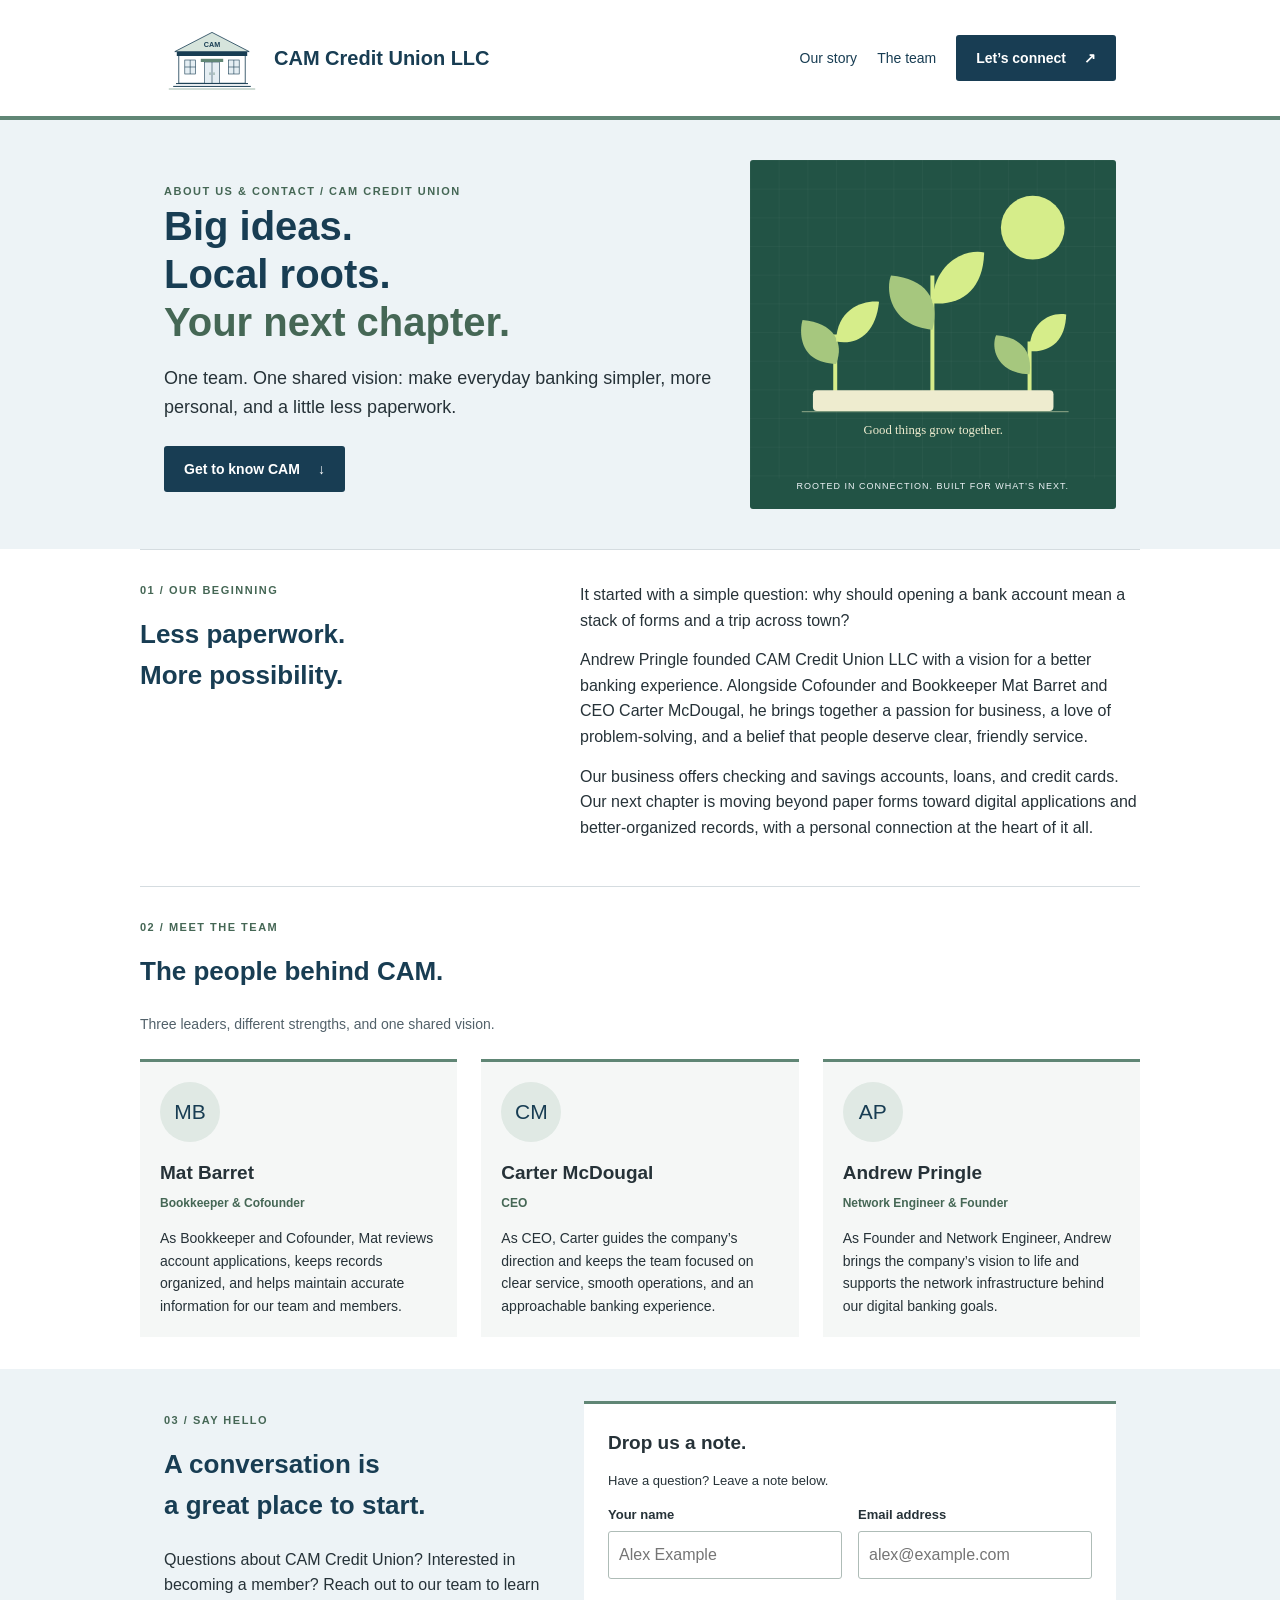
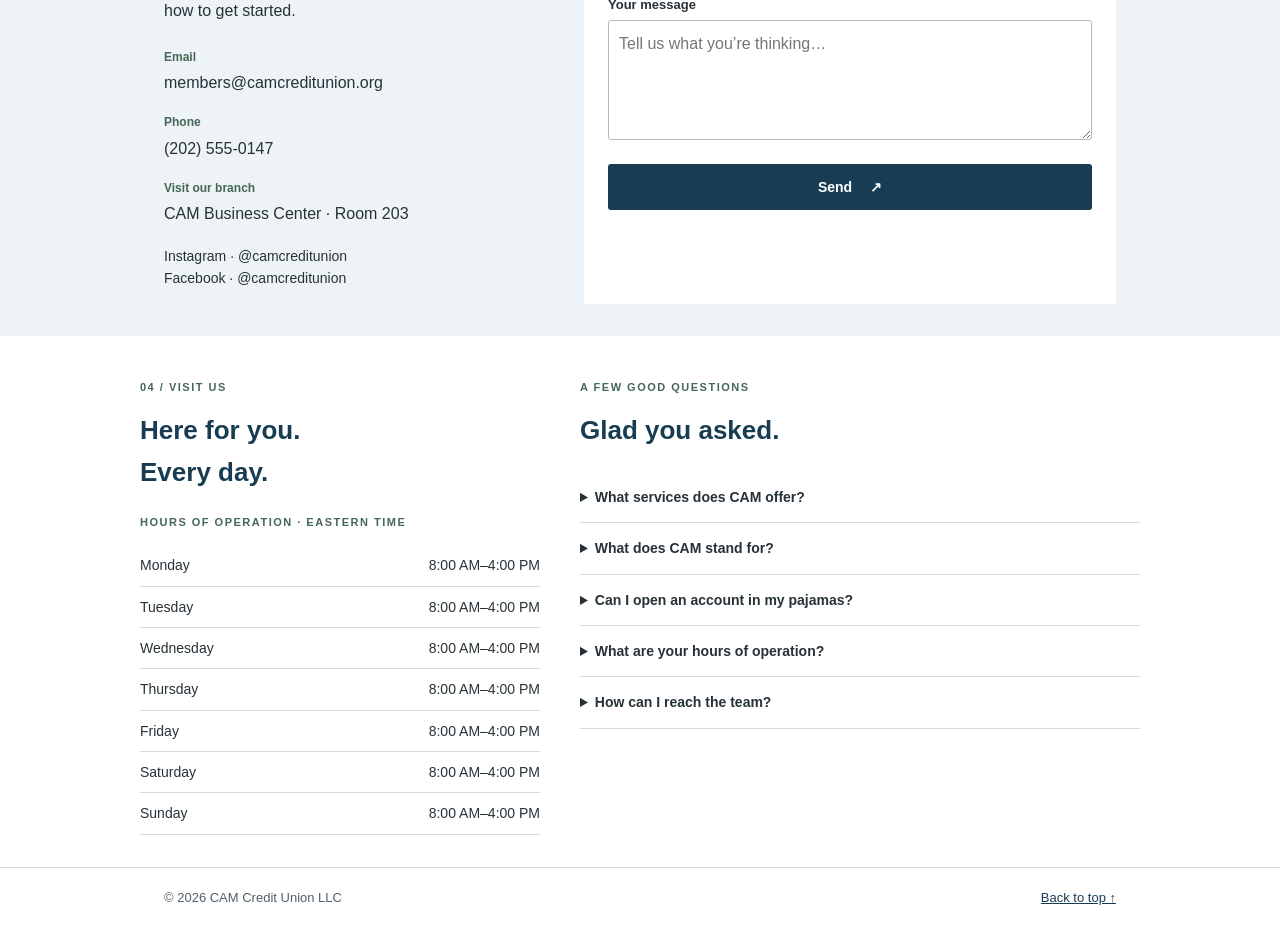
<file: Page3.html.html>
<!DOCTYPE html>
<html lang="en">

<head>
  <meta charset="UTF-8">
  <meta name="viewport" content="width=device-width, initial-scale=1">
  <meta name="description" content="Meet the team behind CAM Credit Union LLC and connect with our team.">
  <title>Our Story & Contact | CAM Credit Union LLC</title>
  <style>
    * {
      box-sizing: border-box;
    }

    body {
      margin: 0;
      font-family: Arial, Helvetica, sans-serif;
      line-height: 1.6;
      color: #263238;
      background-color: #ffffff;
    }

    .container {
      max-width: 1000px;
      margin: 0 auto;
      padding: 0 24px;
    }

    header {
      padding: 22px 0;
      border-bottom: 4px solid #608675;
    }

    .brand {
      display: flex;
      align-items: center;
      gap: 14px;
    }

    .brand-logo {
      display: block;
      width: 96px;
      height: 72px;
      flex-shrink: 0;
    }

    .company-name {
      margin: 0;
      font-size: 20px;
      font-weight: bold;
    }

    main {
      background-color: #ffffff;
    }

    .hero {
      padding: 40px 0;
      background-color: #edf3f6;
    }

    .hero-layout {
      display: grid;
      grid-template-columns: 3fr 2fr;
      align-items: center;
      gap: 36px;
    }

    img {
      display: block;
      width: 100%;
      max-width: 360px;
      height: auto;
      margin: 0 auto;
    }

    h1 {
      max-width: 680px;
      margin: 0 0 18px;
      color: #183d53;
      font-size: 40px;
      line-height: 1.2;
    }

    .hero p {
      max-width: 740px;
      margin: 0;
      font-size: 18px;
    }

    section.content {
      padding: 32px 0;
    }

    h2 {
      margin: 0 0 20px;
      color: #183d53;
      font-size: 26px;
    }

    .services {
      display: grid;
      grid-template-columns: repeat(2, 1fr);
      gap: 24px 40px;
    }

    h3 {
      margin: 0 0 6px;
      font-size: 19px;
    }

    .services article {
      padding: 18px 20px;
      border-top: 3px solid #608675;
      background-color: #f5f7f6;
    }

    .services p {
      margin: 0;
    }

    .about {
      border-top: 1px solid #d5dce0;
    }

    .about p {
      max-width: 820px;
      margin: 0 0 14px;
    }

    footer {
      padding: 20px 0;
      border-top: 1px solid #d5dce0;
      color: #52616a;
      font-size: 13px;
    }

    footer p {
      margin: 0;
    }

    /* About and contact page components */
    a {
      color: #183d53;
    }

    nav {
      display: flex;
      align-items: center;
      justify-content: space-between;
      gap: 24px;
    }

    .brand {
      text-decoration: none;
    }

    .navlinks {
      display: flex;
      align-items: center;
      gap: 20px;
      font-size: 14px;
    }

    .navlinks a {
      text-decoration: none;
    }

    .navlinks a:hover {
      text-decoration: underline;
    }

    .brand small {
      display: none;
    }

    .brand strong {
      font-size: 20px;
    }

    .button {
      display: inline-flex;
      justify-content: center;
      align-items: center;
      gap: 18px;
      border: 0;
      border-radius: 3px;
      background: #183d53;
      color: white;
      padding: 12px 20px;
      text-decoration: none;
      font-size: 14px;
      font-weight: bold;
      cursor: pointer;
    }

    button,
    input,
    textarea {
      font: inherit;
    }

    .eyebrow {
      font-size: 11px !important;
      letter-spacing: 1.5px;
      text-transform: uppercase;
      font-weight: bold;
      margin-bottom: 14px !important;
      color: #456755;
    }

    h1 em {
      font-style: normal;
      color: #456755;
    }

    .hero .intro {
      margin: 0 0 24px;
    }

    .hero-art {
      background: #225345;
      position: relative;
      border-radius: 3px;
      overflow: hidden;
    }

    .hero-art svg {
      display: block;
      width: 100%;
      height: auto;
    }

    .art-caption {
      display: block;
      color: #edf3f6;
      text-align: center;
      font-size: 9px;
      padding: 0 10px 16px;
      letter-spacing: 1px;
    }

    .story,
    .contact-grid,
    .visit {
      display: grid;
      grid-template-columns: 1fr 1.4fr;
      gap: 40px;
    }

    .story-copy p {
      margin: 0 0 14px;
    }

    .section-top {
      margin-bottom: 24px;
    }

    .section-note {
      color: #52616a;
      font-size: 14px;
    }

    .team {
      display: grid;
      grid-template-columns: repeat(3, 1fr);
      gap: 24px;
    }

    .person {
      padding: 20px;
      border-top: 3px solid #608675;
      background: #f5f7f6;
    }

    .avatar {
      width: 60px;
      height: 60px;
      display: grid;
      place-items: center;
      background: #e0e9e4;
      color: #183d53;
      border-radius: 50%;
      font-size: 21px;
      margin-bottom: 16px;
    }

    .role {
      color: #456755;
      font-weight: bold;
      font-size: 12px;
    }

    .person p:last-child {
      font-size: 14px;
      margin-bottom: 0;
    }

    .contact-band {
      background: #edf3f6;
      padding: 32px 0;
    }

    .contact-intro {
      margin-bottom: 24px;
    }

    .contact-list {
      margin: 0;
    }

    .contact-list div {
      margin: 0 0 18px;
    }

    dt {
      font-size: 12px;
      font-weight: bold;
      color: #456755;
    }

    dd {
      margin: 3px 0 0;
    }

    .social {
      font-size: 14px;
    }

    .form {
      background: white;
      padding: 24px;
      border-top: 3px solid #608675;
    }

    .form>p {
      font-size: 13px;
    }

    .fields {
      display: grid;
      grid-template-columns: 1fr 1fr;
      gap: 16px;
    }

    .field {
      margin-bottom: 16px;
    }

    label {
      display: block;
      font-size: 13px;
      font-weight: bold;
      margin-bottom: 5px;
    }

    input,
    textarea {
      width: 100%;
      padding: 10px;
      border: 1px solid #aebcb7;
      border-radius: 3px;
      background: white;
      color: #263238;
    }

    textarea {
      min-height: 120px;
      resize: vertical;
    }

    .form button {
      width: 100%;
    }

    .notice {
      font-size: 12px !important;
      color: #52616a;
    }

    .status {
      padding: 12px;
      background: #edf3f6;
    }

    .hours {
      width: 100%;
      border-collapse: collapse;
      font-size: 14px;
    }

    .hours caption {
      text-align: left;
    }

    .hours th,
    .hours td {
      padding: 9px 0;
      border-bottom: 1px solid #d5dce0;
    }

    .hours th {
      text-align: left;
      font-weight: normal;
    }

    .hours td {
      text-align: right;
    }

    .faq details {
      border-bottom: 1px solid #d5dce0;
      padding: 14px 0;
    }

    .faq summary {
      cursor: pointer;
      font-size: 14px;
      font-weight: bold;
    }

    .faq details p {
      font-size: 14px;
      margin: 12px 0 0;
    }

    footer .container {
      display: flex;
      justify-content: space-between;
      gap: 24px;
    }

    :focus-visible {
      outline: 3px solid #608675;
      outline-offset: 3px;
    }

    .skip {
      position: absolute;
      top: -80px;
      left: 10px;
      background: white;
      padding: 10px;
    }

    .skip:focus {
      top: 10px;
    }

    @media (max-width: 600px) {
      .company-name {
        font-size: 17px;
      }

      .hero {
        padding: 32px 0;
      }

      h1 {
        font-size: 32px;
      }

      .hero p {
        font-size: 16px;
      }

      .hero-layout {
        grid-template-columns: 1fr;
        gap: 24px;
      }

      img {
        max-width: 280px;
      }

      .services {
        grid-template-columns: 1fr;
      }

      nav {
        flex-wrap: wrap;
        gap: 16px;
      }

      .navlinks {
        gap: 16px;
      }

      .navlinks .button {
        padding: 8px 12px;
      }

      .hero-art {
        max-width: 320px;
        margin: auto;
      }

      .story,
      .contact-grid,
      .visit,
      .team,
      .fields {
        grid-template-columns: 1fr;
        gap: 24px;
      }

      .fields {
        gap: 0;
      }

      footer .container {
        display: block;
      }

      footer span {
        display: block;
        margin: 5px 0;
      }
    }

    /* Header typography */
    .brand small {
      display: block;
      font-size: 11px;
      letter-spacing: 1px;
    }

    .brand strong {
      display: block;
      line-height: 1.2;
    }
  </style>
</head>

<body>
  <a class="skip" href="#main">Skip to content</a>
  <header>
    <nav class="container" aria-label="Main navigation"><a href="page3.html" class="brand"
        aria-label="CAM Credit Union About page"><svg class="brand-logo" aria-hidden="true" focusable="false"
          xmlns="http://www.w3.org/2000/svg" width="480" height="360" viewBox="0 0 480 360">
          <title>CAM Credit Union building</title>
          <rect x="74" y="150" width="332" height="156" fill="#ffffff" stroke="#183d53" stroke-width="4" />
          <path d="M54 148 240 52 426 148Z" fill="#d6e4dc" stroke="#183d53" stroke-width="4" stroke-linejoin="round" />
          <text x="240" y="126" font-family="Arial, Helvetica, sans-serif" font-weight="bold" font-size="36"
            text-anchor="middle" fill="#183d53">CAM</text>
          <rect x="64" y="150" width="352" height="20" fill="#183d53" />
          <rect x="104" y="190" width="54" height="70" fill="#e5eef3" stroke="#183d53" stroke-width="3" />
          <path d="M131 190V260M104 225H158" stroke="#183d53" stroke-width="3" />
          <rect x="322" y="190" width="54" height="70" fill="#e5eef3" stroke="#183d53" stroke-width="3" />
          <path d="M349 190V260M322 225H376" stroke="#183d53" stroke-width="3" />
          <rect x="202" y="200" width="76" height="106" fill="#e5eef3" stroke="#183d53" stroke-width="3" />
          <path d="M240 200V306" stroke="#183d53" stroke-width="3" />
          <path d="M230 252V265M250 252V265" stroke="#608675" stroke-width="4" />
          <rect x="184" y="184" width="112" height="16" fill="#608675" />
          <path d="M60 308H420M46 322H434" stroke="#183d53" stroke-width="5" />
          <path d="M24 335H456" stroke="#608675" stroke-width="3" />
        </svg><span class="company-name">CAM Credit Union LLC</span></a>
      <div class="navlinks"><a href="#story">Our story</a><a href="#team">The team</a><a class="button"
          href="#contact">Let’s connect <span aria-hidden="true">↗</span></a></div>
    </nav>
  </header>
  <main id="main">
    <section class="hero" aria-labelledby="hero-title">
      <div class="container hero-layout">
        <div><span class="eyebrow">About us & contact / CAM Credit Union</span>
          <h1 id="hero-title">Big ideas.<br>Local roots.<br><em>Your next chapter.</em></h1>
          <p class="intro">One team. One shared vision: make everyday banking simpler, more personal, and a little less
            paperwork.</p><a href="#story" class="button">Get to know CAM <span aria-hidden="true">↓</span></a>
        </div>
        <div class="hero-art"><svg viewBox="0 0 460 400" role="img"
            aria-label="Illustration of three plants growing from a shared foundation">
            <defs>
              <pattern id="grid" width="36" height="36" patternUnits="userSpaceOnUse">
                <path d="M 36 0 L 0 0 0 36" fill="none" stroke="#ffffff" stroke-opacity=".07" />
              </pattern>
            </defs>
            <rect width="460" height="400" fill="url(#grid)" />
            <circle cx="355" cy="85" r="40" fill="#d6ed8a" />
            <path d="M65 316H400" stroke="#adbf9a" />
            <path d="M107 315V219M229 315V145M351 315V228" stroke="#d6ed8a" stroke-width="5" />
            <path d="M108 256C60 255 62 214 66 201C105 204 119 230 108 256Z" fill="#a6c77e" />
            <path d="M108 228C109 186 143 176 162 178C158 218 135 233 108 228Z" fill="#d6ed8a" />
            <path d="M229 213C175 208 170 163 177 145C220 149 239 174 229 213Z" fill="#a6c77e" />
            <path d="M229 180C230 130 269 111 294 116C293 161 267 183 229 180Z" fill="#d6ed8a" />
            <path d="M351 269C310 268 302 236 309 220C340 222 355 240 351 269Z" fill="#a6c77e" />
            <path d="M351 240C350 205 377 190 397 194C396 228 376 242 351 240Z" fill="#d6ed8a" />
            <rect x="79" y="289" width="302" height="26" rx="5" fill="#eeeccf" /><text x="230" y="344"
              text-anchor="middle" font-family="Georgia,serif" font-size="16" fill="#eeeccf">Good things grow
              together.</text>
          </svg><span class="art-caption">ROOTED IN CONNECTION. BUILT FOR WHAT’S NEXT.</span></div>
      </div>
    </section>
    <section id="story" class="container content story about" aria-labelledby="story-title">
      <div>
        <p class="eyebrow">01 / Our beginning</p>
        <h2 id="story-title">Less paperwork.<br>More possibility.</h2>
      </div>
      <div class="story-copy">
        <p>It started with a simple question: why should opening a bank account mean a stack of forms and a trip across
          town?</p>
        <p>Andrew Pringle founded CAM Credit Union LLC with a vision for a better banking experience. Alongside
          Cofounder and Bookkeeper Mat Barret and CEO Carter McDougal, he brings together a passion for business, a love
          of problem-solving, and a belief that people deserve clear, friendly service.</p>
        <p>Our business offers checking and savings accounts, loans, and credit cards. Our next chapter is moving beyond
          paper forms toward digital applications and better-organized records, with a personal connection at the heart
          of it all.</p>
      </div>
    </section>
    <section id="team" class="container content team-section about" aria-labelledby="team-title">
      <div class="section-top">
        <div>
          <p class="eyebrow">02 / Meet the team</p>
          <h2 id="team-title">The people behind CAM.</h2>
        </div>
        <p class="section-note">Three leaders, different strengths, and one shared vision.</p>
      </div>
      <div class="team">
        <article class="person">
          <div class="avatar" aria-hidden="true">MB</div>
          <h3>Mat Barret</h3>
          <p class="role">Bookkeeper & Cofounder</p>
          <p>As Bookkeeper and Cofounder, Mat reviews account applications, keeps records organized, and helps maintain
            accurate information for our team and members.</p>
        </article>
        <article class="person">
          <div class="avatar" aria-hidden="true">CM</div>
          <h3>Carter McDougal</h3>
          <p class="role">CEO</p>
          <p>As CEO, Carter guides the company’s direction and keeps the team focused on clear service, smooth
            operations, and an approachable banking experience.</p>
        </article>
        <article class="person">
          <div class="avatar" aria-hidden="true">AP</div>
          <h3>Andrew Pringle</h3>
          <p class="role">Network Engineer & Founder</p>
          <p>As Founder and Network Engineer, Andrew brings the company’s vision to life and supports the network
            infrastructure behind our digital banking goals.</p>
        </article>
      </div>
    </section>
    <section id="contact" class="contact-band" aria-labelledby="contact-title">
      <div class="container contact-grid">
        <div>
          <p class="eyebrow">03 / Say hello</p>
          <h2 id="contact-title">A conversation is<br>a great place to start.</h2>
          <p class="contact-intro">Questions about CAM Credit Union? Interested in becoming a member? Reach out to our
            team to learn how to get started.</p>
          <dl class="contact-list">
            <div>
              <dt>Email</dt>
              <dd>members@camcreditunion.org</dd>
            </div>
            <div>
              <dt>Phone</dt>
              <dd>(202) 555-0147</dd>
            </div>
            <div>
              <dt>Visit our branch</dt>
              <dd>CAM Business Center · Room 203</dd>
            </div>
          </dl>
          <p class="social">Instagram · @camcreditunion<br>Facebook · @camcreditunion</p>
        </div>
        <form class="form" id="contact-form">
          <h3>Drop us a note.</h3>
          <p>Have a question? Leave a note below.</p>
          <div class="fields">
            <div class="field"><label for="name">Your name</label><input id="name" name="name" autocomplete="off"
                maxlength="80" placeholder="Alex Example" required></div>
            <div class="field"><label for="email">Email address</label><input id="email" name="email" type="email"
                autocomplete="off" maxlength="120" placeholder="alex@example.com" required></div>
          </div>
          <div class="field"><label for="message">Your message</label><textarea id="message" name="message"
              maxlength="1500" placeholder="Tell us what you’re thinking…" required></textarea></div><button
            class="button" type="submit">Send <span aria-hidden="true">↗</span></button>
          <p id="form-status" class="status" role="status" hidden></p>
        </form>
      </div>
    </section>
    <section class="container content visit" aria-label="Hours and frequently asked questions">
      <div>
        <p class="eyebrow">04 / Visit us</p>
        <h2>Here for you.<br>Every day.</h2>
        <table class="hours">
          <caption class="eyebrow" style="text-align:left;margin-bottom:12px">Hours of operation · Eastern Time
          </caption>
          <tbody>
            <tr>
              <th scope="row">Monday</th>
              <td>8:00 AM–4:00 PM</td>
            </tr>
            <tr>
              <th scope="row">Tuesday</th>
              <td>8:00 AM–4:00 PM</td>
            </tr>
            <tr>
              <th scope="row">Wednesday</th>
              <td>8:00 AM–4:00 PM</td>
            </tr>
            <tr>
              <th scope="row">Thursday</th>
              <td>8:00 AM–4:00 PM</td>
            </tr>
            <tr>
              <th scope="row">Friday</th>
              <td>8:00 AM–4:00 PM</td>
            </tr>
            <tr>
              <th scope="row">Saturday</th>
              <td>8:00 AM–4:00 PM</td>
            </tr>
            <tr>
              <th scope="row">Sunday</th>
              <td>8:00 AM–4:00 PM</td>
            </tr>
          </tbody>
        </table>
      </div>
      <div class="faq">
        <p class="eyebrow">A few good questions</p>
        <h2>Glad you asked.</h2>
        <details>
          <summary>What services does CAM offer?</summary>
          <p>Our services include checking and savings accounts, loans, and credit cards. Contact our team with
            questions about our services.</p>
        </details>
        <details>
          <summary>What does CAM stand for?</summary>
          <p>Our team’s first initials: Carter, Andrew, and Mat. Three different perspectives, brought together in one
            name.</p>
        </details>
        <details>
          <summary>Can I open an account in my pajamas?</summary>
          <p>That’s the goal! We are working toward digital applications to make getting started from home easier. This
            contact page does not accept account applications.</p>
        </details>
        <details>
          <summary>What are your hours of operation?</summary>
          <p>We are open every day from 8:00 AM to 4:00 PM Eastern Time.</p>
        </details>
        <details>
          <summary>How can I reach the team?</summary>
          <p>You can email our team at <a href="mailto:members@camcreditunion.org">members@camcreditunion.org</a> with
            questions about CAM Credit Union and our services.</p>
        </details>
      </div>
    </section>
  </main>
  <footer>
    <div class="container"><span>© 2026 CAM Credit Union LLC</span><span><a href="#main">Back to top ↑</a></span></div>
  </footer>
  <script>
    'use strict';
    const form = document.getElementById('contact-form');
    form.addEventListener('submit', function (event) {event.preventDefault(); if (!form.reportValidity()) return; const status = document.getElementById('form-status'); status.textContent = 'Your message passed validation. This is a preview only; nothing was sent or saved.'; status.hidden = false; form.reset();});
  </script>
</body>

</html>
</file>
<file: styles.css>
* { box-sizing: border-box; }
body {
  margin: 0;
  font-family: Arial, Helvetica, sans-serif;
  line-height: 1.6;
  color: #263238;
  background-color: #ffffff;
}
.container { max-width: 1000px; margin: 0 auto; padding: 0 24px; }
header { padding: 22px 0; border-bottom: 4px solid #608675; }
.brand { display: flex; align-items: center; gap: 14px; }
.header-layout {
  display: flex;
  align-items: center;
  justify-content: space-between;
  flex-wrap: wrap;
  gap: 20px;
}
nav { display: flex; flex-wrap: wrap; gap: 24px; }
nav a {
  color: #183d53;
  font-weight: bold;
  text-decoration: none;
  padding: 4px 0;
  border-bottom: 2px solid transparent;
}
nav a[aria-current="page"], nav a:hover { border-bottom-color: #608675; }
a:focus-visible { outline: 3px solid #183d53; outline-offset: 4px; }
.actions { display: flex; flex-wrap: wrap; gap: 12px; margin-top: 24px; }
.button {
  display: inline-block;
  padding: 10px 18px;
  background-color: #183d53;
  color: #ffffff;
  border: 1px solid #183d53;
  font-weight: bold;
  text-decoration: none;
}
.button:hover { background-color: #28536b; }
.button.secondary { background-color: #ffffff; color: #183d53; }
.button.secondary:hover { background-color: #e0e8ed; }
.logo {
  padding: 9px 12px;
  background-color: #183d53;
  color: #ffffff;
  font-size: 24px;
  font-weight: bold;
}
.company-name { margin: 0; font-size: 20px; font-weight: bold; }
main { background-color: #ffffff; }
.hero { padding: 40px 0; background-color: #edf3f6; }
.hero-layout {
  display: grid;
  grid-template-columns: 3fr 2fr;
  align-items: center;
  gap: 36px;
}
img {
  display: block;
  width: 100%;
  max-width: 360px;
  height: auto;
  margin: 0 auto;
}
h1 {
  max-width: 680px;
  margin: 0 0 18px;
  color: #183d53;
  font-size: 40px;
  line-height: 1.2;
}
.hero p { max-width: 740px; margin: 0; font-size: 18px; }
section.content { padding: 32px 0; }
h2 { margin: 0 0 20px; color: #183d53; font-size: 26px; }
.services { display: grid; grid-template-columns: repeat(2, 1fr); gap: 24px 40px; }
h3 { margin: 0 0 6px; font-size: 19px; }
.services article {
  padding: 18px 20px;
  border-top: 3px solid #608675;
  background-color: #f5f7f6;
}
.services p { margin: 0; }
.about { border-top: 1px solid #d5dce0; }
.about p { max-width: 820px; margin: 0 0 14px; }
footer { padding: 20px 0; border-top: 1px solid #d5dce0; color: #52616a; font-size: 13px; }
footer p { margin: 0; }
@media (max-width: 600px) {
  .company-name { font-size: 17px; }
  .hero { padding: 32px 0; }
  h1 { font-size: 32px; }
  .hero p { font-size: 16px; }
  .hero-layout { grid-template-columns: 1fr; gap: 24px; }
  img { max-width: 280px; }
  .services { grid-template-columns: 1fr; }
}
</file>
